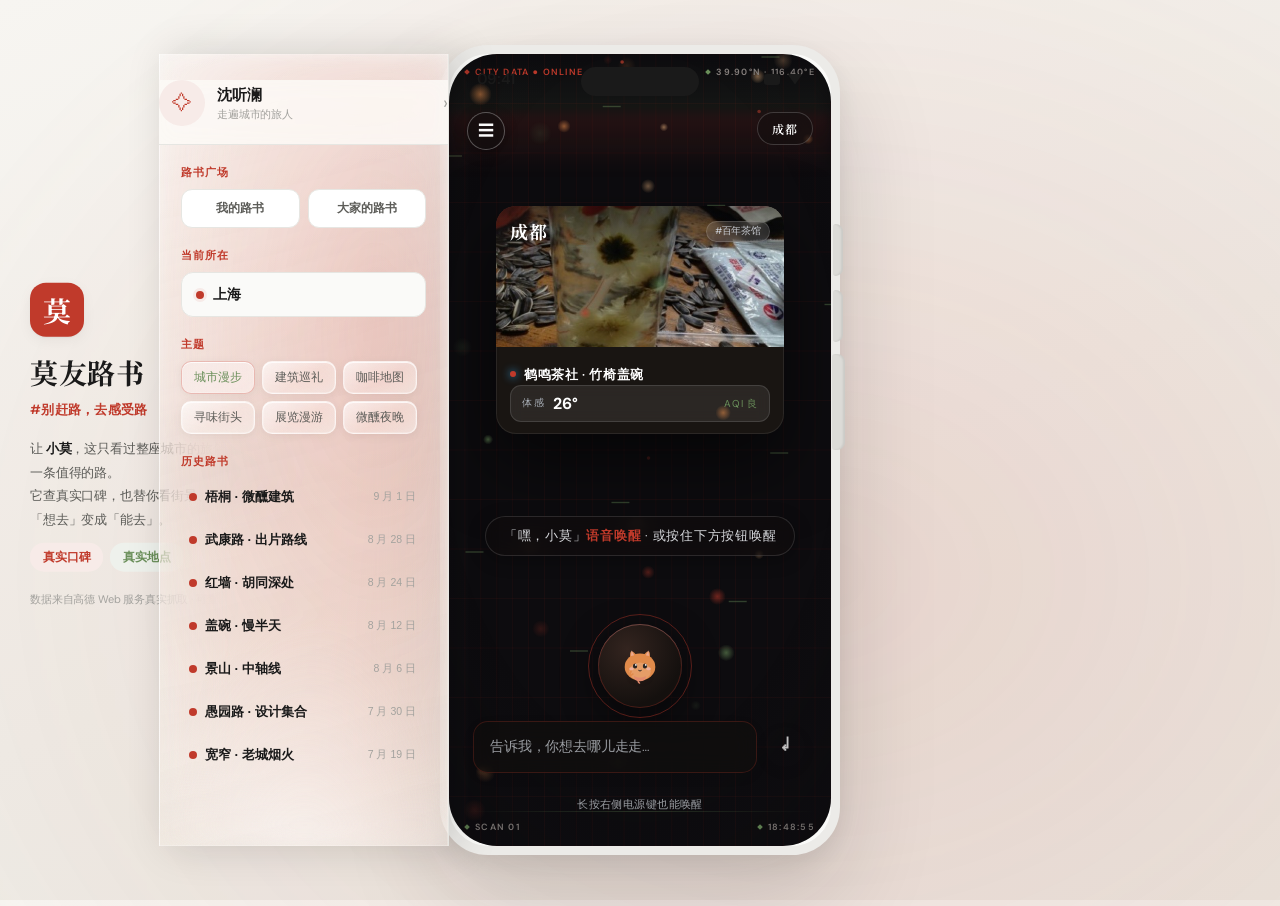
<file: 双源路书-demo/index.html>
<!DOCTYPE html>
<html lang="zh-CN">
<head>
<meta charset="UTF-8">
<meta name="viewport" content="width=device-width, initial-scale=1.0, maximum-scale=1.0, user-scalable=no">
<title>莫友路书 · 嘿 小莫</title>
<link rel="preconnect" href="https://fonts.googleapis.com">
<link rel="preconnect" href="https://fonts.gstatic.com" crossorigin>
<link href="https://fonts.googleapis.com/css2?family=Noto+Serif+SC:wght@500;600;700&family=DM+Sans:wght@300;400;500;600;700&display=swap" rel="stylesheet">
<link rel="stylesheet" href="style.css">
</head>
<body>
  <!-- 液态玻璃折射滤镜（全局共用）：让玻璃背后的内容产生光弯/水纹扭曲 -->
  <svg class="lg-hidden" width="0" height="0" aria-hidden="true" focusable="false">
    <defs>
      <filter id="lg-refract" x="-20%" y="-20%" width="140%" height="140%">
        <feTurbulence type="fractalNoise" baseFrequency="0.004 0.009" numOctaves="2" seed="82"
                      result="noise">
          <animate attributeName="baseFrequency" dur="34s"
                   values="0.004 0.009;0.006 0.012;0.004 0.009" repeatCount="indefinite"/>
        </feTurbulence>
        <feDisplacementMap in="SourceGraphic" in2="noise"
                           scale="22" xChannelSelector="R" yChannelSelector="G"/>
      </filter>
    </defs>
  </svg>
  <aside class="page-meta">
    <div class="brand-mark">莫</div>
    <h1>莫友路书</h1>
    <p class="hashtag">#别赶路，去感受路</p>
    <p>让 <b>小莫</b>，这只看过整座城市的旅伴，替你走出一条值得的路。<br>它查真实口碑，也替你看街景、算时间，把「想去」变成「能去」。</p>
    <div class="badges">
      <span class="badge b1">真实口碑</span>
      <span class="badge b2">真实地点</span>
    </div>
    <p class="foot">数据来自高德 Web 服务真实抓取 · 可查证</p>
  </aside>

  <div class="phone">
    <div class="island"></div>
    <div class="statusbar"><span class="time">09:41</span><span class="notch-icons"><i></i><i></i></span></div>

    <!-- 硬件：侧边物理按键（长按唤醒小莫） -->
    <button class="hw power" id="hwPower" aria-label="电源键 长按唤醒"></button>
    <button class="hw vol-up" id="hwVolUp" aria-label="音量键"></button>
    <button class="hw vol-down" id="hwVolDown" aria-label="音量键"></button>
    <div class="hw-hint" id="hwHint"></div>

    <!-- 侧边栏（用户信息 / 城市 / 主题 / 历史路书） -->
    <div class="drawer" id="drawer">
      <div class="drawer-scrim" onclick="closeDrawer()"></div>
      <div class="drawer-panel">
        <span class="lg-refract" aria-hidden="true"></span>
        <div class="dr-user" onclick="openProfile()" role="button" aria-label="进入用户主页">
          <div class="dr-avatar">✧</div>
          <div>
            <div class="dr-name">沈听澜</div>
            <div class="dr-sub">走遍城市的旅人</div>
          </div>
          <span class="dr-caret">›</span>
        </div>
        <div class="dr-sec">路书广场</div>
        <div class="dr-favs">
          <button class="dr-fav-btn" onclick="openFavs('mine')">我的路书</button>
          <button class="dr-fav-btn" onclick="openFavs('all')">大家的路书</button>
        </div>
        <div class="dr-sec">当前所在</div>
        <div class="dr-loc" id="drLoc"><span class="dlc-dot"></span><span id="drLocName">上海</span></div>
        <div class="dr-sec">主题</div>
        <div class="dr-themes" id="drThemeRow"></div>
        <div class="dr-sec">历史路书</div>
        <div class="dr-hist" id="drHist"></div>
      </div>
    </div>

    <div class="screens" id="screens">

      <!-- 屏1 开场（3D 立方体轮换 + 液态粒子 + 宠物猫 + 圆形输入） -->
      <section class="screen s1 active" id="screen1">
        <!-- 科技感背景：扫描网格 + 数据流 + 城市数据卡轮换 + HUD -->
        <div class="cube-scene" id="cubeScene" aria-hidden="true">
          <canvas class="cube-grid" id="cubeGrid" aria-hidden="true"></canvas>
          <div class="grid-scan"></div>
          <!-- 城市数据卡：层叠，逐个浮起淡入淡出 -->
          <div class="data-stack" id="dataStack">
            <div class="data-card dc1">
              <img src="images/pudao.jpg" alt="">
              <div class="dc-top"><span class="dc-city">上海</span><span class="dc-hash">#别赶路 · 去感受路</span></div>
              <div class="dc-tag">梧桐区 · 海派建筑漫步</div>
              <div class="dc-metric"><span>体感</span><b>21°</b> <em>AQI 优</em></div>
            </div>
            <div class="data-card dc2">
              <img src="images/bj_jingshan.jpg" alt="">
              <div class="dc-top"><span class="dc-city">北京</span><span class="dc-hash">#红墙灰瓦</span></div>
              <div class="dc-tag">老城胡同 · 皇家建筑</div>
              <div class="dc-metric"><span>体感</span><b>18°</b> <em>AQI 良</em></div>
            </div>
            <div class="data-card dc3">
              <img src="images/cd_renmingongyuan.jpg" alt="">
              <div class="dc-top"><span class="dc-city">成都</span><span class="dc-hash">#盖碗茶慢生活</span></div>
              <div class="dc-tag">市井 · 茶馆 · 慢生活</div>
              <div class="dc-metric"><span>体感</span><b>26°</b> <em>AQI 良</em></div>
            </div>
            <div class="data-card dc4">
              <img src="images/wukang.jpg" alt="">
              <div class="dc-top"><span class="dc-city">上海</span><span class="dc-hash">#武康路转角</span></div>
              <div class="dc-tag">历史街区 · 出片机位</div>
              <div class="dc-metric"><span>体感</span><b>22°</b> <em>AQI 优</em></div>
            </div>
            <div class="data-card dc5">
              <img src="images/bauricheng.jpg" alt="">
              <div class="dc-top"><span class="dc-city">上海</span><span class="dc-hash">#城市文脉</span></div>
              <div class="dc-tag">街区更新 · 数字人文</div>
              <div class="dc-metric"><span>体感</span><b>22°</b> <em>AQI 优</em></div>
            </div>
            <div class="data-card dc6">
              <img src="images/cd_heming.jpg" alt="">
              <div class="dc-top"><span class="dc-city">成都</span><span class="dc-hash">#百年茶馆</span></div>
              <div class="dc-tag">鹤鸣茶社 · 竹椅盖碗</div>
              <div class="dc-metric"><span>体感</span><b>26°</b> <em>AQI 良</em></div>
            </div>
          </div>
          <canvas class="cube-particles" id="cubeParticles" aria-hidden="true"></canvas>
          <!-- HUD 角标 -->
          <div class="hud">
            <span class="hud-tl">CITY DATA ● ONLINE</span>
            <span class="hud-tr" id="hudCoord">31.23°N · 121.47°E</span>
            <span class="hud-bl">SCAN 01</span>
            <span class="hud-br" id="hudTime">12:28:07</span>
          </div>
          <div class="cube-fade"></div>
        </div>

        <!-- 城市名片（右上，跟踪当前数据卡） -->
        <div class="city-hero-top">
          <div class="city-hero-cap" id="cityHeroCap">上海</div>
        </div>
        <button class="menu-btn" onclick="openDrawer()" aria-label="菜单">☰</button>

        <!-- 中间交互提示 -->
        <div class="s1-prompt">
          <span class="prompt-txt">「嘿，小莫」<b>语音唤醒</b> · 或按住下方按钮唤醒</span>
        </div>

        <!-- 圆形输入按钮 -->
        <div class="s1-input" id="s1Input">
          <button class="holy-voice" id="holyVoice" onclick="wakeAI()" aria-label="唤醒小莫">
            <svg viewBox="0 0 120 120" id="petSvgBtn" width="54" height="54"></svg>
          </button>
          <div class="s1-row">
            <div class="s1-box" id="homeInput" contenteditable="true" data-ph="告诉我，你想去哪儿走走…"></div>
            <button class="s1-btn send" onclick="homeSend()">↵</button>
          </div>
          <div class="s1-hint">长按右侧电源键也能唤醒</div>
        </div>

        <div class="pet-hero" id="petHero" onclick="openPet()" style="display:none">
          <div class="pet-stage-big">
            <svg viewBox="0 0 120 120" id="petSvgBig" width="150" height="150"></svg>
          </div>
          <div class="pet-caption">小莫 <span class="pet-line" id="petLine">下一站，你说了算</span></div>
        </div>
        <p class="poem-line" id="poemLine" style="display:none">梧桐叶落，才算见过上海的秋。</p>
      </section>

      <!-- 屏2 确认需求 -->
      <section class="screen s2" id="screen2">
        <header class="s-head">
          <button class="back" onclick="go('screen1')">‹</button>
          <div class="step-chip"><span id="s2City">上海</span> · 小莫已懂你</div>
          <button class="hd-share" onclick="wakeAI()">重新跟小莫说 ↗</button>
        </header>

        <div class="confirm-hd">
          <div class="ch-icon">💡</div>
          <div>
            <div class="ch-title">小莫听懂你要的了</div>
            <div class="ch-sub">确认无误就生成；想改，直接告诉小莫</div>
          </div>
        </div>

        <div class="req-card" id="reqCard"></div>

        <div class="pre">已为你识别</div>
        <div class="ident" id="ident"></div>

        <div class="foot">
          <button class="btn" onclick="startGen()" id="genBtn">生成我的路书 →</button>
        </div>
      </section>

      <!-- 屏3 生成（AI 调用 Tools）-->
      <section class="screen s3" id="screen3">
        <header class="s-head"><div class="step-chip bright">AI 大脑调用中…</div></header>
        <div class="gen-title">小莫正在查，别急</div>
        <div class="gen-sub">不是拍脑袋，是调多个工具查过再推荐</div>
        <div class="prog"><i id="prog" style="width:0"></i></div>
        <div class="steps" id="steps"></div>
        <div class="log" id="log"></div>
      </section>

      <!-- 屏4 路书 -->
      <section class="screen s4" id="screen4">
        <header class="s-head">
          <button class="back" onclick="go('screen1')">‹</button>
          <div class="step-chip"><span id="s4City">上海</span> · 路书</div>
          <div class="hd-share" onclick="toast('路书写好了，可分享给同行人')">分享 ↗</div>
        </header>

        <div class="trip-hd">
          <div>
            <div class="t" id="s4Title">上海 · 微醺建筑</div>
            <div class="sub" id="s4Sub">周末 2 天 · 慢慢逛</div>
          </div>
          <div class="dl" onclick="toast('已导出路书，可收藏')">导出</div>
        </div>

        <div class="sum" id="sum"></div>
        <div class="ai-strip" onclick="wakeAI()"><span class="as-ic">↔</span> 想改？直接跟小莫说</div>

        <div class="view-tabs">
          <button class="vtab active" id="vtab-map" onclick="switchView('map')"><span class="v-ic">◫</span>路线</button>
          <button class="vtab" id="vtab-list" onclick="switchView('list')"><span class="v-ic">☰</span>行程</button>
          <button class="vtab" id="vtab-social" onclick="switchView('social')"><span class="v-ic">◎</span>同路人</button>
        </div>

        <div class="view-pane" id="view-map">
          <div class="map-holder big">
            <div id="amap-big"></div>
            <div class="map-toggle" id="baseToggle">
              <button class="on" data-base="sat" onclick="setBase('sat',this)">卫星</button>
              <button data-base="street" onclick="setBase('street',this)">街道</button>
            </div>
            <div class="map-zoom" id="mapZoom">
              <button onclick="mapZoomBtn(1)">＋</button>
              <button onclick="mapZoomBtn(-1)">－</button>
              <button onclick="mapZoomBtn(0)">⟳</button>
            </div>
            <div class="overlay"><b>◫</b> 值得的走法 · 按天分色</div>
          </div>
          <div class="route-strip" id="routeStrip"></div>
        </div>

        <div class="view-pane hidden" id="view-list">
          <div class="toggle">
            <button class="seg active" data-filter="all" onclick="setFilter(this)">综合</button>
            <button class="seg" data-filter="xhs" onclick="setFilter(this)">看口碑</button>
            <button class="seg" data-filter="amap" onclick="setFilter(this)">看地点</button>
          </div>
          <div class="map-holder">
            <div id="amap"></div>
            <div class="overlay"><b>◫</b> 路线速览</div>
          </div>
          <div id="days"></div>
        </div>

        <div class="view-pane hidden" id="view-social">
          <div class="social-intro">
            <span class="si-badge">◎</span>
            <div>
              <div class="si-t">同路人</div>
              <div class="si-s">看看别人怎么走这条线 · 一起聊聊</div>
            </div>
          </div>
          <div class="feed" id="feed"></div>
        </div>
        <div class="safe-bottom"></div>
      </section>

      <!-- 屏5 收尾 -->
      <section class="screen s5" id="screen5">
        <header class="s-head">
          <button class="back" onclick="go('screen4')">‹</button>
          <div class="step-chip">03 / 理念</div>
        </header>
        <div class="pain">为什么是「真源」？</div>
        <div class="sub-p">市面上 AI 旅行产品最大的三个坑，莫友一一解决。</div>
        <div id="pains"></div>
        <div class="c-title">vs 同行</div>
        <div class="compare" id="compare"></div>
        <div class="cta">
          <button class="btn" onclick="toast('数据集含高德真实抓取 · 可查证')">查看数据集 ↗</button>
        </div>
        <div class="safe-bottom"></div>
      </section>

      <!-- 路书广场（自己的 + 大家的分享，可点赞/评论/收藏/分享） -->
      <section class="screen s-favs" id="screen-favs">
        <header class="s-head">
          <button class="back" onclick="go('screen1')">‹</button>
          <div class="step-chip" id="favsTitle">大家的路书</div>
          <button class="hd-share" onclick="toast('已抓到最新路书')">刷新</button>
        </header>
        <div class="favs-tabs">
          <button class="f-tab on" id="favtab-all" onclick="switchFavs('all')">大家的路书</button>
          <button class="f-tab" id="favtab-mine" onclick="switchFavs('mine')">我的路书</button>
        </div>
        <div class="favs-list" id="favsList"></div>
        <div class="safe-bottom"></div>
      </section>

      <!-- 用户主页 -->
      <section class="screen s-profile" id="screen-profile">
        <header class="s-head">
          <button class="back" onclick="go('screen1')">‹</button>
          <div class="step-chip">我的主页</div>
          <button class="hd-share" onclick="toast('编辑资料')">编辑</button>
        </header>
        <div class="profile-hd" id="profileHd"></div>
        <div class="profile-stats" id="profileStats"></div>
        <div class="profile-sec">足迹地图</div>
        <div class="profile-footmap" id="profileFootmap"></div>
        <div class="profile-sec">收藏的路书</div>
        <div class="profile-grid" id="profileFavs"></div>
        <div class="profile-sec">自己的路书</div>
        <div class="profile-grid" id="profileMine"></div>
        <div class="safe-bottom"></div>
      </section>

      <!-- 路书详情 -->
      <section class="screen s-book" id="screen-book">
        <header class="s-head">
          <button class="back" onclick="go('screen-favs')">‹</button>
          <div class="step-chip">路书详情</div>
          <button class="hd-share" onclick="bookShare()">分享 ↗</button>
        </header>
        <div class="book-body" id="bookBody"></div>
        <div class="book-acts" id="bookActs"></div>
        <div class="safe-bottom"></div>
      </section>

      <!-- 评论页（从下方弹出的小窗，与聊天界面同款液态玻璃） -->
      <section class="screen s-cmt" id="screen-cmt" style="display:none"></section>

    </div>

    <!-- 评论小窗（与聊天界面同款，底部弹出） -->
    <div class="cmt-overlay hidden" id="cmtOverlay">
      <div class="cmt-sheet">
        <span class="lg-refract" aria-hidden="true"></span>
        <div class="cmt-hd">
          <div class="ci-title">评论</div>
          <button class="ai-close" onclick="closeCmt()">✕</button>
        </div>
        <div class="cmt-list" id="cmtList"></div>
        <div class="cmt-inputbar">
          <div class="cmt-inputbox" contenteditable="true" id="cmtInput" data-ph="说说你的看法…"></div>
          <button class="cmt-send" onclick="sendCmt()"><span>发送</span></button>
        </div>
      </div>
    </div>

    <!-- 用户主页弹出层（从同路人/评论点开用户） -->
    <div class="cmt-overlay hidden" id="userOverlay">
      <div class="cmt-sheet">
        <span class="lg-refract" aria-hidden="true"></span>
        <div class="cmt-hd">
          <div class="ci-title" id="userTitle">个人主页</div>
          <button class="ai-close" onclick="closeUser()">✕</button>
        </div>
        <div class="user-body" id="userBody"></div>
      </div>
    </div>

    <!-- 景点详情弹出层（可点开每个景点/标签） -->
    <div class="spot-overlay hidden" id="spotOverlay" onclick="closeSpot(event)">
      <div class="spot-sheet">
        <button class="spot-close" onclick="closeSpot()">✕</button>
        <div id="spotBody"></div>
      </div>
    </div>

    <div class="toast" id="toast"></div>
  </div>

  <!-- ===== AI 对话浮层（大脑） ===== -->
  <div class="ai-overlay hidden" id="aiOverlay">
    <div class="ai-sheet">
      <span class="lg-refract" aria-hidden="true"></span>
      <div class="ai-hd">
        <div class="ai-avatar" id="aiAvatar">✧</div>
        <div class="ai-name">
          <div class="ai-nm">小莫 · AI 大脑</div>
          <div class="ai-st" id="aiState">正在听你说…</div>
        </div>
        <button class="ai-close" onclick="closeAI()">✕</button>
      </div>
      <div class="ai-reqbar" id="aiReqBar"></div>
      <div class="ai-chat" id="aiChat"></div>
      <div class="ai-typing" id="aiTyping">
        <div class="typing-input">
          <input id="aiInput" placeholder="直接说一句…" onkeydown="if(event.key==='Enter')sendAI()">
          <button onclick="sendAI()">↵</button>
        </div>
      </div>
    </div>
  </div>

  <!-- ===== 宠物自定义 ===== -->
  <div class="pet-overlay hidden" id="petOverlay">
    <div class="pet-sheet">
      <div class="ai-hd">
        <div class="ai-avatar" id="petPreview">✧</div>
        <div class="ai-name">
          <div class="ai-nm">我的小莫</div>
          <div class="ai-st">捏一个陪你旅行的小家伙</div>
        </div>
        <button class="ai-close" onclick="closePet()">✕</button>
      </div>
      <div class="pet-stage">
        <svg viewBox="0 0 120 120" width="150" height="150" id="petSvg"></svg>
      </div>
      <div class="pet-cfg">
        <div class="pc-row"><span class="pc-l">身形</span><span class="pc-opts" id="petTypeRow"></span></div>
        <div class="pc-row"><span class="pc-l">颜色</span><span class="pc-opts" id="petColorRow"></span></div>
        <div class="pc-row"><span class="pc-l">配饰</span><span class="pc-opts" id="petAccentRow"></span></div>
      </div>
      <button class="btn" onclick="closePet()">收下小莫</button>
    </div>
  </div>

  <script src="data.js"></script>
  <script src="app.js"></script>
</body>
</html>
</file>
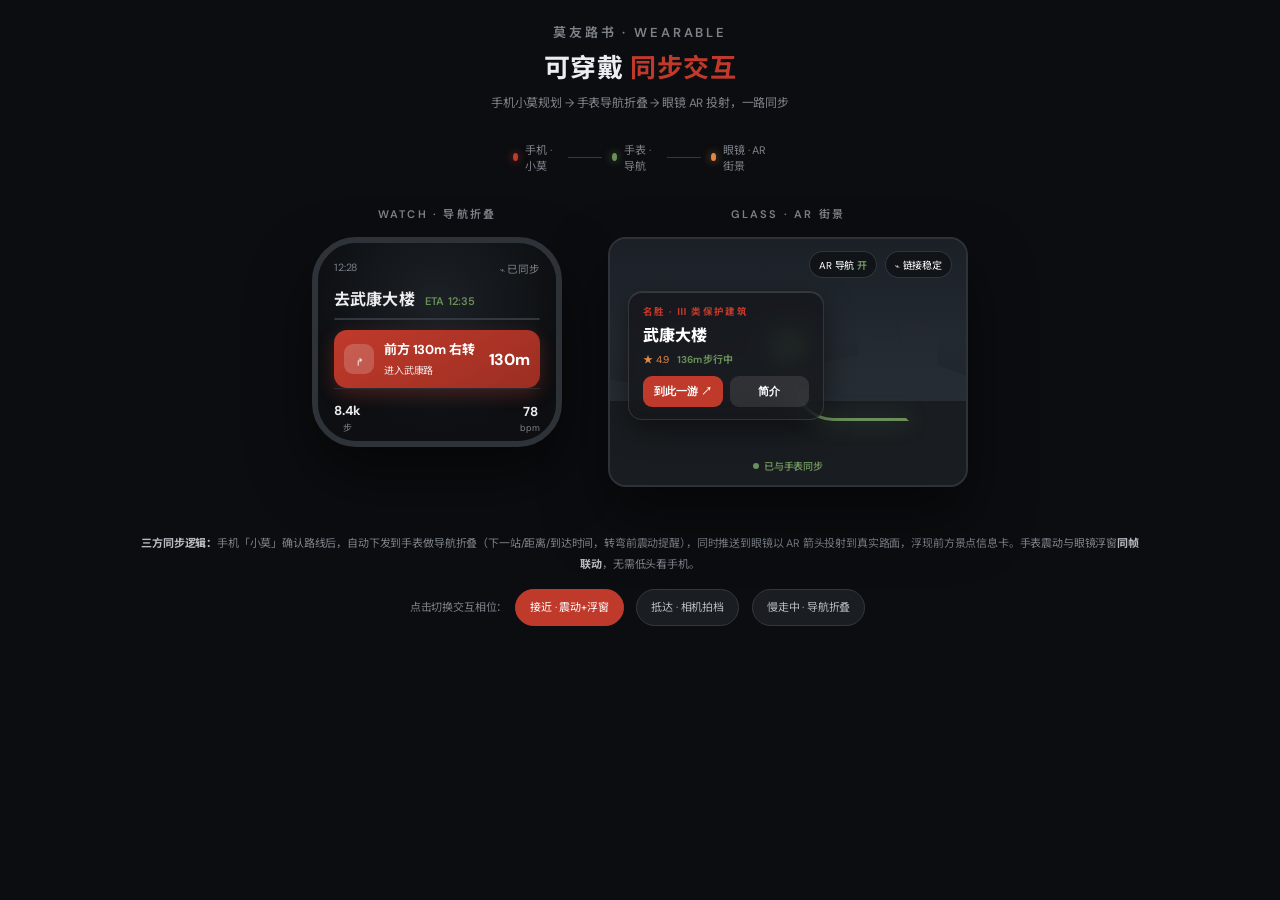
<file: 双源路书-demo/wearables.html>
<!DOCTYPE html>
<html lang="zh-CN">
<head>
<meta charset="UTF-8">
<meta name="viewport" content="width=device-width, initial-scale=1.0, maximum-scale=1.0, user-scalable=no">
<title>莫友路书 · 可穿戴同步交互</title>
<link rel="preconnect" href="https://fonts.googleapis.com">
<link rel="preconnect" href="https://fonts.gstatic.com" crossorigin>
<link href="https://fonts.googleapis.com/css2?family=DM+Sans:wght@300;400;500;600;700&family=Noto+Sans+SC:wght@400;500;700;900&display=swap" rel="stylesheet">
<style>
:root{
  --bg:#0c0d10; --bg2:#14161a; --panel:#1a1d22; --panel2:#22262c;
  --ink:#ecedef; --ink-soft:#b8bcc2; --ink-faint:#7d828a;
  --brand:#c03a2b; --brand-deep:#9b2e22; --brand-soft:#2a1815;
  --accent:#6a8f5a; --accent-soft:#18231a; --warn:#e08a4a;
  --line:#2a2e34; --line2:#33383f;
  --serif:'Noto Serif SC',serif; --sans:'DM Sans','Noto Sans SC',sans-serif;
}
*{margin:0;padding:0;box-sizing:border-box;-webkit-tap-highlight-color:transparent}
html,body{height:100%}
body{
  font-family:var(--sans);color:var(--ink);background:var(--bg);
  min-height:100vh;display:flex;flex-direction:column;align-items:center;
  overflow-x:hidden;letter-spacing:-.01em;
}
/* 顶部品牌条 */
.hd{width:100%;padding:22px 0 8px;text-align:center;position:relative;z-index:5}
.hd .brand{font-size:13px;letter-spacing:.22em;color:var(--ink-faint);font-weight:600}
.hd h1{font-size:26px;font-weight:700;margin-top:6px;letter-spacing:.02em}
.hd h1 b{color:var(--brand);font-weight:700}
.hd .sub{font-size:12px;color:var(--ink-faint);margin-top:8px}
/* 同步链条 */
.sync-line{display:flex;align-items:center;gap:10px;margin:22px auto 6px;font-size:11px;color:var(--ink-faint);z-index:5}
.sync-line .n{display:flex;align-items:center;gap:7px}
.sync-line .n .dot{width:8px;height:8px;border-radius:50%;background:var(--brand);box-shadow:0 0 8px rgba(192,58,43,.7)}
.sync-line .n.watch .dot{background:var(--accent);box-shadow:0 0 8px rgba(106,143,90,.7)}
.sync-line .n.glass .dot{background:var(--warn);box-shadow:0 0 8px rgba(224,138,74,.7)}
.sync-line .line{flex:0 0 34px;height:1px;background:var(--line2)}
.sync-line .step-ic{opacity:.8}
/* 主舞台 */
.stage{display:flex;align-items:flex-start;justify-content:center;gap:46px;width:100%;max-width:1040px;padding:26px 20px 40px}
/* ===== 手表 ===== */
.watch-col{display:flex;flex-direction:column;align-items:center;gap:16px}
.watch-label{font-size:11px;letter-spacing:.2em;color:var(--ink-faint);font-weight:600}
.watch-body{
  width:250px;height:210px;background:#0a0b0d;border-radius:44px;
  border:6px solid #2e3339;box-shadow:0 30px 60px rgba(0,0,0,.5), inset 0 0 0 1px #1c2126;
  position:relative;overflow:hidden;
}
.watch-screen{
  position:absolute;inset:0;background:radial-gradient(circle at 50% 30%,#1c2126,#0d0f12 70%);
  display:flex;flex-direction:column;padding:18px 16px 14px;
}
.watch-time{display:flex;justify-content:space-between;font-size:10.5px;color:var(--ink-faint)}
.watch-title{font-size:16px;font-weight:700;margin-top:10px;letter-spacing:.01em}
.watch-title .et{color:var(--accent);font-size:11px;font-weight:600;margin-left:6px}
/* 路线折叠图 */
.watch-route{position:relative;flex:1;margin-top:8px;background:var(--panel);border-radius:12px;border:1px solid var(--line2);overflow:hidden}
.watch-route svg{position:absolute;inset:0;width:100%;height:100%}
.watch-route .tr{position:absolute;left:10px;top:8px;z-index:2}
.watch-route .tr p{font-size:12px;font-weight:700;color:var(--ink)}
.watch-route .tr s{display:block;font-size:10px;color:var(--ink-soft)}
.watch-route .dt{position:absolute;right:10px;top:8px;text-align:right;z-index:2}
.watch-route .dt b{font-size:12.5px;color:var(--accent)}
.watch-route .dt span{display:block;font-size:9.5px;color:var(--ink-faint)}
/* 导航折叠卡（下一站） */
.watch-next{
  display:flex;align-items:center;gap:10px;margin-top:10px;padding:9px 10px;
  background:linear-gradient(150deg,var(--brand),var(--brand-deep));border-radius:13px;color:#fff;
  box-shadow:0 6px 18px rgba(192,58,43,.32);
}
.watch-next .ic{width:30px;height:30px;border-radius:9px;background:rgba(255,255,255,.18);display:flex;align-items:center;justify-content:center;font-size:14px}
.watch-next .t{flex:1}
.watch-next .t b{font-size:13px;display:block}
.watch-next .t span{font-size:10px;opacity:.86}
.watch-next .arr{font-size:16px;font-weight:800}
/* 底部步数/心率 */
.watch-foot{display:flex;justify-content:space-between;align-items:center;margin-top:auto;padding-top:8px;border-top:1px solid var(--line)}
.watch-foot .mf{display:flex;flex-direction:column;align-items:center;gap:2px}
.watch-foot .mf i{font-style:normal;font-size:13px;color:var(--ink);font-weight:700}
.watch-foot .mf span{font-size:9px;color:var(--ink-faint)}
/* 震动提醒动画 */
.watch-pulse{width:42px;height:42px;border-radius:50%;border:2px solid var(--brand);display:flex;align-items:center;justify-content:center;font-size:17px;opacity:0;position:relative}
@keyframes haptic{0%{opacity:0;transform:scale(.7)}20%{opacity:1;transform:scale(1.12)}40%{transform:scale(1)}55%{opacity:1}75%{opacity:.4}100%{opacity:0;transform:scale(1.1)}}
.watch-pulse.on{animation:haptic 1.6s ease infinite}
.watch-pulse .ring{position:absolute;inset:-2px;border-radius:50%;border:2px solid var(--brand);animation:ring 1.6s ease-out infinite}
@keyframes ring{0%{transform:scale(.9);opacity:.8}100%{transform:scale(1.6);opacity:0}}
/* ===== 眼镜 ===== */
.glass-col{display:flex;flex-direction:column;align-items:center;gap:16px}
.glass-label{font-size:11px;letter-spacing:.2em;color:var(--ink-faint);font-weight:600}
.glass-body{
  width:360px;background:linear-gradient(160deg,#0d0f12,#161a1e);border-radius:18px;
  border:2px solid #2e3339;box-shadow:0 30px 60px rgba(0,0,0,.5);
  position:relative;overflow:hidden;height:250px;
}
/* AR 镜片视区 */
.glass-view{position:absolute;inset:0;overflow:hidden}
.glass-view .sky{position:absolute;inset:0;background:linear-gradient(180deg,#1a2026 0%,#232930 40%,#1c2026 100%)}
.glass-view .bld{position:absolute;bottom:0;left:0;right:0;height:74%;background:
  linear-gradient(180deg,#22282e 0%,#2a3138 100%);clip-path:polygon(0 100%,0 42%,10% 46%,10% 30%,18% 26%,18% 16%,28% 20%,28% 12%,40% 16%,40% 30%,48% 28%,48% 40%,58% 46%,58% 34%,70% 28%,70% 18%,82% 22%,82% 10%,92% 14%,92% 34%,100% 40%,100% 100%);}
.glass-view .street{position:absolute;bottom:0;left:0;right:0;height:34%;background:#191d21}
/* 路点头向箭头 */
.ar-row{position:absolute;left:0;right:0;top:40%;height:20px;display:flex;align-items:center;justify-content:center}
.ar-row .ar-ic{font-size:30px;color:var(--accent);text-shadow:0 0 16px rgba(106,143,90,.8)}
/* 地面路线折线 */
.path3d{position:absolute;bottom:26%;left:0;right:0;height:46px}
.path3d .ln{position:absolute;height:38px;border:3px solid var(--accent);border-top-color:transparent;border-right-color:transparent;border-radius:0 0 0 40px;transform:rotate(0deg);filter:drop-shadow(0 0 10px rgba(106,143,90,.55))}
/* 景点浮窗 */
.poi-card{
  position:absolute;left:18px;top:52px;width:196px;z-index:4;
  background:rgba(20,22,26,.72);border:1px solid rgba(255,255,255,.12);border-radius:14px;
  -webkit-backdrop-filter:blur(14px);backdrop-filter:blur(14px);
  box-shadow:0 10px 30px rgba(0,0,0,.45), inset 0 1px 0 rgba(255,255,255,.14);
  padding:12px 14px;
}
.poi-card .tag{font-size:9.5px;letter-spacing:.14em;color:var(--brand);font-weight:700;margin-bottom:4px}
.poi-card h3{font-size:16px;font-weight:800;color:#fff}
.poi-card .meta{display:flex;align-items:center;gap:8px;margin-top:5px;font-size:10px;color:var(--ink-soft)}
.poi-card .meta .star{color:var(--warn)}
.poi-card .meta .b{color:var(--accent);font-weight:700}
.poi-card .acts{display:flex;gap:7px;margin-top:10px}
.poi-card .acts button{flex:1;border:0;border-radius:9px;padding:8px;font-size:11px;font-weight:600;cursor:pointer}
.poi-card .acts .go{background:var(--brand);color:#fff}
.poi-card .acts .info{background:rgba(255,255,255,.1);color:#fff}
/* 眼镜浮层 HUD */
.hud-top{position:absolute;top:12px;right:14px;display:flex;gap:8px;align-items:center;z-index:5}
.hud-top .ch{font-size:10px;color:#fff;background:rgba(0,0,0,.4);-webkit-backdrop-filter:blur(6px);backdrop-filter:blur(6px);padding:5px 9px;border-radius:999px;border:1px solid rgba(255,255,255,.14)}
.hud-top .ch b{color:var(--accent)}
/* 三方同步提示 */
.sync-note{
  position:absolute;bottom:12px;left:0;right:0;text-align:center;font-size:10px;color:var(--ink-faint);z-index:5;
}
.sync-note .syncok{display:inline-flex;align-items:center;gap:5px;color:var(--accent);font-weight:600}
.sync-note .syncok .p{width:6px;height:6px;border-radius:50%;background:var(--accent);animation:blink 1.4s infinite}
@keyframes blink{50%{opacity:.3}}
/* 底部说明 */
.foot{width:100%;max-width:1040px;padding:6px 20px 40px;text-align:center;font-size:11px;color:var(--ink-faint);line-height:1.9}
.foot b{color:var(--ink-soft)}
.foot .mode{display:inline-block;margin:14px 5px 0;padding:7px 14px;border-radius:999px;background:var(--panel);border:1px solid var(--line2);font-size:11px;color:var(--ink-soft);cursor:pointer;transition:.18s}
.foot .mode.on{background:var(--brand);color:#fff;border-color:var(--brand)}
@media(max-width:760px){.stage{flex-direction:column;align-items:center;gap:40px}.glass-body{width:100%;max-width:360px}}
</style>
</head>
<body>
<div class="hd">
  <div class="brand">莫友路书 · WEARABLE</div>
  <h1>可穿戴 <b>同步交互</b></h1>
  <div class="sub">手机小莫规划 → 手表导航折叠 → 眼镜 AR 投射，一路同步</div>
</div>

<div class="sync-line">
  <div class="n phone"><span class="dot"></span>手机 · 小莫</div>
  <span class="line"></span>
  <div class="n watch"><span class="dot"></span>手表 · 导航</div>
  <span class="line"></span>
  <div class="n glass"><span class="dot"></span>眼镜 · AR 街景</div>
</div>

<div class="stage">
  <!-- 手表 -->
  <div class="watch-col">
    <div class="watch-label">WATCH · 导航折叠</div>
    <div class="watch-body">
      <div class="watch-screen">
        <div class="watch-time"><span>12:28</span><span>⌁ 已同步</span></div>
        <div class="watch-title">去武康大楼 <span class="et">ETA 12:35</span></div>
        <div class="watch-route">
          <div class="tr"><p>武康大楼 · 下一站</p><s>慢走 6 分钟 · 400m</s></div>
          <div class="dt"><b>12:35</b><span>到达</span></div>
          <svg viewBox="0 0 200 120" preserveAspectRatio="none">
            <path d="M14 108 Q70 110 96 70 T170 34" fill="none" stroke="#3a3f46" stroke-width="3" stroke-dasharray="5 5"/>
            <path d="M14 108 Q70 110 96 70 T170 34" fill="none" stroke="#6a8f5a" stroke-width="3.4" stroke-linecap="round"/>
            <circle cx="14" cy="108" r="4" fill="#c03a2b"/>
            <circle cx="170" cy="34" r="5" fill="#6a8f5a"/>
          </svg>
        </div>
        <div class="watch-next">
          <div class="ic">↱</div>
          <div class="t"><b>前方 130m 右转</b><span>进入武康路</span></div>
          <div class="arr">130m</div>
        </div>
        <div class="watch-foot">
          <div class="mf"><i>8.4k</i><span>步</span></div>
          <div class="watch-pulse" id="watchPulse"><span>⌁</span><span class="ring"></span></div>
          <div class="mf"><i>78</i><span>bpm</span></div>
        </div>
      </div>
    </div>
  </div>

  <!-- 眼镜 -->
  <div class="glass-col">
    <div class="glass-label">GLASS · AR 街景</div>
    <div class="glass-body">
      <div class="glass-view">
        <div class="sky"></div>
        <div class="bld"></div>
        <div class="street"></div>
        <div class="ar-row"><span class="ar-ic">➜</span></div>
        <div class="path3d"><div class="ln" style="left:52%;bottom:0;width:32%"></div></div>
      </div>
      <div class="poi-card">
        <div class="tag">名胜 · Ⅲ 类保护建筑</div>
        <h3>武康大楼</h3>
        <div class="meta"><span class="star">★ 4.9</span><span class="b">136m 步行中</span></div>
        <div class="acts"><button class="go">到此一游 ↗</button><button class="info">简介</button></div>
      </div>
      <div class="hud-top"><span class="ch">AR 导航 <b>开</b></span><span class="ch">⌁ 链接稳定</span></div>
      <div class="sync-note"><span class="syncok"><span class="p"></span>已与手表同步</span></div>
    </div>
  </div>
</div>

<div class="foot">
  <b>三方同步逻辑：</b>手机「小莫」确认路线后，自动下发到手表做导航折叠（下一站/距离/到达时间，转弯前震动提醒），同时推送到眼镜以 AR 箭头投射到真实路面，浮现前方景点信息卡。手表震动与眼镜浮窗<b>同帧联动</b>，无需低头看手机。
  <br>
  点击切换交互相位：
  <span class="mode on" data-mode="approach">接近 · 震动+浮窗</span>
  <span class="mode" data-mode="arrive">抵达 · 相机拍档</span>
  <span class="mode" data-mode="walking">慢走中 · 导航折叠</span>
</div>

<script>
// 交互相位切换：同步更新手表震动 + 眼镜浮窗 + 路线进度
const pulse = document.getElementById('watchPulse');
const modes = document.querySelectorAll('.mode');
const poiTitle = document.querySelector('.poi-card h3');
const poiTag = document.querySelector('.poi-card .tag');
const watchNext = document.querySelector('.watch-next .t');
const watchDist = document.querySelector('.watch-next .arr');
const routePath = document.querySelector('.watch-route svg path:not([stroke-dasharray])');
const arIcon = document.querySelector('.ar-ic');

const PHASES = {
  approach: {
    title:'武康大楼', tag:'名胜 · Ⅲ 类保护建筑',
    next:'前方 130m 右转 · 进入武康路', dist:'130m',
    ar:'➜', pulse:'on'
  },
  arrive: {
    title:'武康大楼', tag:'已抵达 · 需抬头拍张照',
    next:'到达 · 建议驻足拍摄', dist:'到此',
    ar:'📷', pulse:''
  },
  walking: {
    title:'武康大楼', tag:'行经 · 距终点 780m',
    next:'沿淮海中路直行', dist:'46m',
    ar:'⤴', pulse:''
  }
};

modes.forEach(m=>{
  m.addEventListener('click',()=>{
    modes.forEach(x=>x.classList.remove('on'));
    m.classList.add('on');
    const p = PHASES[m.dataset.mode];
    poiTitle.textContent = p.title;
    poiTag.textContent = p.tag;
    watchNext.querySelector('b').textContent = p.next;
    watchDist.textContent = p.dist;
    arIcon.textContent = p.ar;
    pulse.classList.toggle('on', p.pulse==='on');
  });
});
</script>
</body>
</html>
</file>
<file: 双源路书-demo/style.css>
/* ============================================================
   莫友路书 — 「美术馆 · 画廊极简」品牌视觉系统
   近白底 / 墨黑正文 / 单一克制朱砂红强调 / 发丝分隔线 / 衬线大标题
   ============================================================ */
:root{
  --paper:#fafaf8;          /* 近白美术馆底 */
  --card:#ffffff;           /* 纯白卡片 */
  --ink:#1a1a1a;            /* 墨黑正文 */
  --ink-soft:#5c5c58;       /* 次级墨灰 */
  --ink-faint:#a3a29e;      /* 弱墨灰 */
  --brand:#c03a2b;          /* 朱砂红（唯一强调，美术馆标签色） */
  --brand-deep:#9b2e22;     /* 朱砂深 */
  --brand-soft:#f7ebe8;     /* 朱砂浅 */
  --accent:#6a8f5a;         /* 苔绿（辅助/成功，低饱和） */
  --accent-soft:#eef1ec;    /* 苔绿浅 */
  --warn:#b1472f;           /* 警示 */
  --warn-soft:#f6ece7;
  --line:#e6e6e2;           /* 发丝分隔线 */
  --r:16px;
  --r-lg:24px;
  --r-sm:10px;
  /* 极简美术馆阴影（贴近无、只留轻微层次） */
  --sh:0 1px 2px rgba(20,20,18,.05), 0 4px 14px rgba(20,20,18,.05);
  --sh-hover:0 6px 24px rgba(20,20,18,.09);
  --serif:'Noto Serif SC',"Songti SC","STSong",serif;
  --sans:'DM Sans',-apple-system,"PingFang SC",sans-serif;
}
*{margin:0;padding:0;box-sizing:border-box;-webkit-tap-highlight-color:transparent}
html,body{height:100%}
body{
  font-family:var(--sans);color:var(--ink);
  background:var(--paper);
  display:flex;align-items:center;justify-content:center;min-height:100vh;
  font-weight:400;letter-spacing:-.01em;
}
/* 桌面左侧说明 */
.page-meta{position:absolute;left:max(30px,calc(50vw - 620px));top:50%;transform:translateY(-50%);max-width:260px;display:none}
@media(min-width:1240px){.page-meta{display:block}}
.page-meta .brand-mark{width:54px;height:54px;border-radius:16px;background:var(--brand);color:#fff;display:flex;align-items:center;justify-content:center;font-family:var(--serif);font-size:28px;font-weight:700;margin-bottom:18px;box-shadow:var(--sh)}
.page-meta h1{font-family:var(--serif);font-size:28px;font-weight:700;letter-spacing:.02em;line-height:1.25}
.page-meta .hashtag{color:var(--brand);font-size:13px;font-weight:600;margin:8px 0 16px;letter-spacing:.02em}
.page-meta p{font-size:13px;color:var(--ink-soft);line-height:1.8;margin-bottom:8px}
.page-meta p b{color:var(--ink)}
.page-meta .badges{display:flex;flex-wrap:wrap;gap:7px;margin-top:12px}
.page-meta .badge{font-size:12px;padding:6px 13px;border-radius:14px;font-weight:600}
.page-meta .badge.b1{background:var(--brand-soft);color:var(--brand)}
.page-meta .badge.b2{background:var(--accent-soft);color:var(--accent)}
.page-meta .foot{font-size:11px;color:var(--ink-faint);margin-top:18px}

/* ------------- 手机框（美术馆银白） ------------- */
.phone{
  width:400px;height:810px;background:var(--paper);border-radius:48px;
  box-shadow:0 40px 100px rgba(20,20,18,.16),0 8px 28px rgba(20,20,18,.08);
  border:9px solid #ecebe8;position:relative;
}
.statusbar{height:50px;display:flex;align-items:center;justify-content:space-between;padding:0 28px;position:absolute;top:0;left:0;right:0;z-index:70;pointer-events:none}
.statusbar .time{font-size:15px;font-weight:600;color:var(--ink)}
.statusbar .notch-icons{display:flex;gap:7px;align-items:center}
.statusbar .notch-icons i{display:block;width:16px;height:11px;border-radius:3px;background:var(--ink)}
.statusbar .notch-icons i:last-child{clip-path:polygon(50% 100%,0 0,100% 0)}
.island{position:absolute;top:13px;left:50%;transform:translateX(-50%);width:118px;height:29px;background:#1a1a1a;border-radius:19px;z-index:71}

/* 手机侧边物理按键（长按电源键唤醒小莫） */
.hw{position:absolute;right:-14px;background:#dcdbd7;border:0;cursor:pointer;z-index:30;border-radius:3px 8px 8px 3px;box-shadow:inset -2px 0 2px rgba(0,0,0,.08)}
.hw:active{background:#c9c8c4}
.hw.power{top:300px;height:96px;width:13px}
.hw.vol-up{top:170px;height:52px;width:10px;right:-12px}
.hw.vol-down{top:236px;height:52px;width:10px;right:-12px}
.hw.power.lit{background:var(--brand)}
.hw-hint{position:absolute;right:-14px;top:300px;width:14px;height:96px;z-index:31;display:none}
.hw-info{display:flex;align-items:flex-start;gap:8px;margin:14px 2px 0;padding:11px 12px;background:var(--card);border-radius:13px;font-size:12px;color:var(--ink-soft);line-height:1.5;box-shadow:var(--sh)}
.hw-info .hi-ic{color:var(--brand);font-size:14px;line-height:1.4}

/* ------------- 屏幕容器 ------------- */
.screens{position:absolute;inset:0;border-radius:inherit;overflow:hidden}
.screen{position:absolute;inset:0;padding:50px 0 0;overflow-y:auto;display:none;flex-direction:column;background:var(--paper)}
.screen.active{display:flex}
.screen::-webkit-scrollbar{width:0}
.safe-bottom{height:26px}
.s-head{position:sticky;top:0;z-index:40;display:flex;align-items:center;gap:10px;padding:8px 18px 2px;flex-shrink:0;
  background:linear-gradient(180deg, var(--paper) 0%, var(--paper) 60%, rgba(250,250,248,0) 100%);-webkit-backdrop-filter:blur(10px);backdrop-filter:blur(10px)}
.s-head .back{width:34px;height:34px;border-radius:50%;border:0;background:var(--card);box-shadow:var(--sh);font-size:20px;color:var(--ink);cursor:pointer;display:flex;align-items:center;justify-content:center;font-weight:500}
.step-chip{font-size:12px;font-weight:600;color:var(--ink-soft);background:var(--card);border-radius:12px;padding:7px 12px;box-shadow:var(--sh)}
.step-chip.bright{color:var(--brand);background:var(--brand-soft)}
.hd-share{margin-left:auto;font-size:13px;font-weight:600;color:var(--brand);cursor:pointer;background:var(--brand-soft);padding:8px 13px;border-radius:12px}
/* 通用 */
.btn{background:var(--brand);color:#fff;border:0;border-radius:16px;padding:16px;font-size:15px;font-weight:600;cursor:pointer;transition:.15s;letter-spacing:.02em;box-shadow:0 4px 12px rgba(192,58,43,.22)}
.btn:active{transform:scale(.98)}
.btn:disabled{opacity:.4}
.pre{font-size:12px;font-weight:600;color:var(--brand);margin:14px 18px 8px;display:flex;align-items:center;gap:7px}
.pre::before{content:'';width:7px;height:7px;border-radius:50%;background:var(--brand);opacity:.8}

/* ------------- 屏1 开场 ------------- */
.s1{padding:0}
.s1 .hero{position:relative;height:300px;overflow:hidden;background:#d8cdbd}
.s1 .hero-bg{width:100%;height:100%;object-fit:cover;display:block;transition:opacity .5s}
.s1 .hero-scrim{position:absolute;inset:0;background:linear-gradient(180deg,rgba(60,35,15,.30),rgba(60,35,15,.06) 45%,rgba(60,35,15,.48));}
.s1 .hero-top{position:absolute;top:52px;left:0;right:0;padding:0 22px;display:flex;align-items:center;justify-content:space-between;z-index:3;color:#fff}
.s1 .brand{display:flex;align-items:center;gap:8px;font-family:var(--serif);font-size:16px;font-weight:700;letter-spacing:.05em}
.s1 .brand-dot{width:9px;height:9px;border-radius:50%;background:var(--brand);box-shadow:0 0 0 3px rgba(255,255,255,.22)}
.s1 .hero-tag{font-size:11px;font-weight:600;background:rgba(60,35,15,.32);backdrop-filter:blur(8px);border:1px solid rgba(255,255,255,.28);padding:6px 12px;border-radius:14px}
.s1 .hero-txt{position:absolute;left:22px;bottom:22px;z-index:3;color:#fff}
.s1 .hero-txt h2{font-family:var(--serif);font-size:25px;font-weight:700;line-height:1.25;letter-spacing:.02em;text-shadow:0 2px 14px rgba(0,0,0,.28)}
.s1 .hero-txt p{margin-top:9px;font-size:13px;line-height:1.6;opacity:.95}
.s1 .s1-body{padding:8px 16px 24px;display:flex;flex-direction:column}
.s1 .city-row{display:flex;gap:10px;padding:0 4px}
.s1 .city-chip{flex:1;background:var(--card);border:1px solid transparent;border-radius:16px;padding:12px 6px;text-align:center;cursor:pointer;transition:.18s;box-shadow:var(--sh)}
.s1 .city-chip .cn{font-family:var(--serif);font-size:16px;font-weight:700;display:block}
.s1 .city-chip .cw{font-size:10px;color:var(--ink-faint);display:block;margin-top:3px}
.s1 .city-chip.on{border-color:var(--brand);background:#fff;transform:translateY(-2px);box-shadow:var(--sh-hover)}
.s1 .city-chip.on .cw{color:var(--brand)}
.s1 .city-chip .c-dot{width:6px;height:6px;border-radius:50%;margin:6px auto 0;background:#d8cdbd}
.s1 .city-chip.on .c-dot{background:var(--brand)}
.s1 .theme-row{display:flex;flex-wrap:wrap;gap:8px;padding:0 4px}
.s1 .theme-chip{display:flex;align-items:center;gap:6px;background:var(--card);border:1px solid transparent;border-radius:14px;padding:9px 12px;font-size:13px;cursor:pointer;transition:.15s;box-shadow:var(--sh);color:var(--ink)}
.s1 .theme-chip .ic{color:var(--brand)}
.s1 .theme-chip.on{border-color:var(--accent);background:var(--accent-soft);color:var(--accent)}
.s1 .theme-chip.on .ic{color:var(--accent)}
.s1 .btn{margin-top:18px}

/* ------------- 屏2 输入 ------------- */
.s2 h3{font-family:var(--serif);font-size:22px;font-weight:700;padding:10px 18px 0}
.s2 .hint{font-size:13px;color:var(--ink-soft);padding:6px 18px 14px;line-height:1.6}
.s2 .confirm-hd{display:flex;align-items:center;gap:12px;padding:12px 18px 4px}
.s2 .confirm-hd .ch-icon{width:42px;height:42px;border-radius:14px;background:var(--brand-soft);color:var(--brand);display:flex;align-items:center;justify-content:center;font-size:20px;flex-shrink:0}
.s2 .confirm-hd .ch-title{font-family:var(--serif);font-size:17px;font-weight:700}
.s2 .confirm-hd .ch-sub{font-size:12px;color:var(--ink-soft);margin-top:2px;line-height:1.5}
.s2 .req-card{background:var(--card);border-radius:var(--r);padding:15px;margin:10px 16px 6px;box-shadow:var(--sh);font-size:15px;line-height:1.6;color:var(--ink);font-weight:500}
.s2 .ident{display:flex;flex-wrap:wrap;gap:7px;padding:0 16px}
.s2 .ident-chip{border:1px solid var(--line);background:var(--card);border-radius:11px;padding:5px 10px;font-size:11px;color:var(--ink-soft)}
.s2 .ident-chip b{color:var(--brand);font-weight:600;margin-right:3px}
.s2 .foot{margin-top:auto;padding:10px 16px 24px}
.s2 .btn{width:100%}

/* ------------- 屏3 生成 ------------- */
.s3 .gen-title{font-family:var(--serif);font-size:22px;font-weight:700;padding:12px 18px 0}
.s3 .gen-sub{font-size:13px;color:var(--ink-soft);padding:4px 18px 14px}
.s3 .prog{height:6px;margin:0 16px 18px;background:#e6dcc8;border-radius:4px;overflow:hidden}
.s3 .prog i{display:block;height:100%;border-radius:4px;background:linear-gradient(90deg,var(--brand),var(--accent));transition:width .45s}
.s3 .steps{display:flex;flex-direction:column;gap:10px;padding:0 16px;margin-bottom:18px}
.s3 .step{display:flex;align-items:flex-start;gap:12px;padding:14px;border-radius:var(--r);background:var(--card);box-shadow:var(--sh);transition:.3s}
.s3 .step.cur{border:1px solid var(--brand);box-shadow:var(--sh-hover)}
.s3 .step.done{opacity:.85}
.s3 .step .state{width:26px;height:26px;border-radius:50%;flex-shrink:0;display:flex;align-items:center;justify-content:center;font-size:13px;font-weight:700;background:#efe7d9;color:var(--ink-faint)}
.s3 .step.cur .state{background:var(--brand);color:#fff;animation:pulse 1.1s infinite}
.s3 .step.done .state{background:var(--accent);color:#fff}
.s3 .step .st-t{font-size:14px;font-weight:600;margin-bottom:2px}
.s3 .step .st-s{font-size:12px;color:var(--ink-soft);line-height:1.45}
.s3 .log{background:var(--card);border-radius:var(--r);margin:0 16px;padding:14px 15px;box-shadow:var(--sh);font-size:12px;color:var(--ink-soft);line-height:1.75;min-height:90px}
.s3 .log .line{margin-bottom:4px}
.s3 .log .warn{color:var(--warn);font-weight:600}
@keyframes pulse{0%,100%{transform:scale(1);box-shadow:0 0 0 0 rgba(192,58,43,.32)}50%{transform:scale(1.08);box-shadow:0 0 0 5px rgba(192,58,43,.10)}}

/* ------------- 屏4 路书 ------------- */
.s4 .trip-hd{display:flex;align-items:flex-start;justify-content:space-between;padding:12px 18px 0}
.s4 .trip-hd .t{font-family:var(--serif);font-size:19px;font-weight:700;letter-spacing:.02em}
.s4 .trip-hd .sub{font-size:12px;color:var(--ink-soft);margin-top:3px}
.s4 .dl{background:var(--card);box-shadow:var(--sh);border-radius:12px;padding:9px 13px;font-size:12px;font-weight:600;cursor:pointer;color:var(--brand)}
.s4 .sum{display:flex;gap:0;margin:13px 16px;background:var(--card);border-radius:var(--r);box-shadow:var(--sh);padding:14px 4px}
.s4 .sum .m{flex:1;text-align:center;position:relative}
.s4 .sum .m:not(:last-child)::after{content:'';position:absolute;right:0;top:50%;transform:translateY(-50%);width:1px;height:20px;background:var(--line)}
.s4 .sum .m b{font-size:18px;font-weight:700;display:block;letter-spacing:-.01em;color:var(--ink)}
.s4 .sum .m span{font-size:10px;color:var(--ink-faint)}
.s4 .view-tabs{display:flex;gap:0;margin:4px 16px 12px;border-bottom:1px solid var(--line);padding:0 2px}
.s4 .vtab{flex:1;border:0;background:none;padding:12px 0 10px;font-size:14px;font-weight:500;cursor:pointer;color:var(--ink-faint);position:relative;letter-spacing:.04em;font-family:var(--serif);transition:.2s}
.s4 .vtab .v-ic{margin-right:6px;font-size:13px;opacity:.8}
.s4 .vtab::after{content:'';position:absolute;left:50%;bottom:-1px;transform:translateX(-50%);width:0;height:2px;background:var(--brand);border-radius:2px;transition:.25s}
.s4 .vtab.active{color:var(--brand);font-weight:700}
.s4 .vtab.active::after{width:calc(100% - 30px)}
.s4 .view-pane{display:flex;flex-direction:column;min-height:0}
.s4 .view-pane.hidden{display:none}
.s4 .map-holder{border-radius:var(--r);overflow:hidden;position:relative;box-shadow:var(--sh);background:#e8e8e4}
.s4 .map-holder #amap{width:100%;height:200px;position:relative}
.s4 .map-holder.big{height:340px;margin:0 16px 12px}
.s4 .map-holder.big #amap-big{width:100%;height:100%;position:relative}
.s4 .map-holder .overlay{position:absolute;left:10px;bottom:10px;background:rgba(255,255,255,.94);backdrop-filter:blur(6px);border-radius:12px;padding:7px 11px;font-size:11px;z-index:5;box-shadow:var(--sh);color:var(--ink);font-weight:600}
.s4 .map-holder .overlay b{color:var(--brand)}
/* 瓦片底图 + 路线覆盖层 */
.tile-map{position:absolute;left:50%;top:50%;will-change:transform}
.tile-map .tile-layer{position:absolute;inset:0}
.tile-map .map-tile{position:absolute;width:256px;height:256px;background-size:100% 100%}
.tile-map .route-overlay{position:absolute;inset:0;pointer-events:none}
.tile-map .route-overlay .mspot{pointer-events:auto}
/* 底图切换按钮 */
.map-toggle{position:absolute;top:10px;left:10px;z-index:6;display:flex;background:rgba(255,255,255,.9);backdrop-filter:blur(6px);border-radius:999px;padding:3px;box-shadow:var(--sh)}
.map-toggle button{border:0;background:transparent;border-radius:999px;padding:5px 12px;font-size:11px;font-weight:600;color:var(--ink-soft);cursor:pointer}
.map-toggle button.on{background:var(--ink);color:#fff}
/* 地图缩放按钮（＋/－/复位，右侧竖排） */
.map-zoom{position:absolute;top:10px;right:10px;z-index:6;display:flex;flex-direction:column;background:rgba(255,255,255,.9);backdrop-filter:blur(6px);border-radius:12px;box-shadow:var(--sh);overflow:hidden}
.map-zoom button{border:0;background:transparent;width:34px;height:34px;font-size:15px;color:var(--ink);cursor:pointer;display:flex;align-items:center;justify-content:center;transition:.1s}
.map-zoom button:not(:last-child){border-bottom:1px solid var(--line)}
.map-zoom button:active{background:var(--brand-soft);color:var(--brand)}
/* 地图视口光标 */
.map-holder{cursor:grab;touch-action:none}
.map-holder:active{cursor:grabbing}
.s4 .route-strip{padding:0 16px 4px}
.s4 .route-strip .r-card{background:var(--card);border-radius:16px;box-shadow:var(--sh);padding:13px 14px;margin-bottom:10px}
.s4 .route-strip .r-top{display:flex;align-items:center;justify-content:space-between;margin-bottom:11px}
.s4 .route-strip .r-top .rl{font-size:13px;font-weight:700}
.s4 .route-strip .r-top .rl .dot{display:inline-block;width:8px;height:8px;border-radius:50%;margin-right:7px}
.s4 .route-strip .r-top .rt{font-size:11px;color:var(--ink-faint)}
.s4 .route-strip .r-bar{display:flex;align-items:center;gap:3px}
.s4 .route-strip .r-node{width:30px;height:30px;border-radius:10px;background:#efe7d9;display:flex;align-items:center;justify-content:center;font-size:12px;font-weight:700;color:var(--ink-soft);flex-shrink:0;cursor:pointer;transition:.2s}
.s4 .route-strip .r-node.on{background:var(--brand);color:#fff;transform:scale(1.12);box-shadow:var(--sh-hover)}
.s4 .route-strip .r-node.start{background:var(--brand);color:#fff}
.s4 .route-strip .r-line{flex:1;height:2px;background:#e2d7c4;min-width:8px}
.s4 .route-strip .r-line.hot{background:var(--brand)}
.s4 .route-strip .r-line.hot2{background:var(--accent)}

/* 屏4 行程卡 */
.s4 .day-wrap{padding:0 16px 4px}
.s4 .day-h{display:flex;align-items:center;gap:10px;margin:14px 0 12px}
.s4 .day-h .num{width:32px;height:32px;border-radius:11px;background:var(--brand);color:#fff;display:flex;align-items:center;justify-content:center;font-size:13px;font-weight:700}
.s4 .day-h .t{font-family:var(--serif);font-size:16px;font-weight:700}
.s4 .day-h .note{font-size:11px;color:var(--ink-faint);margin-left:auto}
.s4 .spot{position:relative;background:var(--card);border-radius:var(--r);margin-bottom:12px;overflow:hidden;box-shadow:var(--sh);transition:transform .2s ease,box-shadow .2s ease}
.s4 .spot:hover{transform:translateY(-1px)}
.s4 .spot.dragging{opacity:.55;background:#f9f3e8;border:1px dashed var(--brand);box-shadow:none}
.s4 .spot-move{height:0;border-radius:4px;background:rgba(192,58,43,.14);transition:height .15s;margin:0}
.s4 .spot-move.on{height:56px;margin:0 0 4px}
.s4 .spot .ph{height:124px;background:#e8ddcc;position:relative;overflow:hidden}
.s4 .spot .ph img{width:100%;height:100%;object-fit:cover;display:block}
.s4 .spot .ph .num-badge{position:absolute;top:10px;left:10px;background:rgba(20,20,18,.6);color:#fff;border-radius:11px;padding:4px 9px;font-size:11px;font-weight:600;backdrop-filter:blur(4px)}
.s4 .spot .ph .time-badge{position:absolute;top:10px;right:10px;background:rgba(253,250,244,.94);color:var(--ink);border-radius:11px;padding:4px 9px;font-size:11px;font-weight:600;box-shadow:var(--sh)}
.s4 .spot .ph .grade{position:absolute;bottom:10px;left:10px;background:rgba(253,250,244,.94);border-radius:10px;padding:3px 9px;font-size:12px;font-weight:700;color:var(--ink);display:flex;align-items:center;gap:4px;box-shadow:var(--sh)}
.s4 .spot .ph .grade::before{content:'★';color:var(--brand)}
.s4 .spot .ph .noimg{position:absolute;inset:0;display:flex;align-items:center;justify-content:center;flex-direction:column;color:#fff;gap:4px}
.s4 .spot .ph .noimg span{font-size:13px;font-weight:600}
.s4 .spot .bd-body{padding:12px 14px}
.s4 .spot .name{font-size:15px;font-weight:700;line-height:1.3;color:var(--ink)}
.s4 .spot .meta{font-size:12px;color:var(--ink-soft);margin-top:3px;line-height:1.5}
.s4 .spot .dists{display:flex;gap:6px;margin-top:9px;flex-wrap:wrap}
.s4 .mini{font-size:11px;font-weight:600;padding:4px 10px;border-radius:11px}
.s4 .mini.xhs{background:var(--brand-soft);color:var(--brand)}
.s4 .mini.amap{background:var(--accent-soft);color:var(--accent)}
.s4 .mini.mid{background:#efe7d9;color:var(--ink-soft)}
.s4 .expand-btn{width:calc(100% - 28px);margin:0 14px 10px;padding:11px;background:none;border:0;border-top:1px solid var(--line);font-size:12px;color:var(--ink-faint);font-weight:600;cursor:pointer}
.s4 .expand-btn b{color:var(--brand)}
.s4 .spot .bd{max-height:0;overflow:hidden;transition:max-height .35s ease,padding .35s ease;padding:0 14px}
.s4 .spot.open .bd{max-height:240px;padding:0 14px 13px}
.s4 .spot .bd .ev,.s4 .spot .bd .arb{opacity:0;transform:translateY(-4px)}
.s4 .spot.open .bd .ev,.s4 .spot.open .bd .arb{opacity:1;transform:none;transition:.3s .05s}
/* 路书图点击定位时的高亮 */
.s4 .spot.flash{animation:flashcard 1.1s ease}
@keyframes flashcard{0%,100%{box-shadow:var(--sh)}30%{box-shadow:0 0 0 3px rgba(192,58,43,.35),var(--sh-hover)}60%{box-shadow:0 0 0 3px rgba(192,58,43,.14),var(--sh-hover)}}
.s4 .spot .ev{display:flex;gap:10px;margin-top:12px;align-items:flex-start}
.s4 .spot .ev .e-ic{width:30px;height:30px;border-radius:10px;flex-shrink:0;display:flex;align-items:center;justify-content:center;font-size:15px;color:#fff}
.s4 .spot .ev .e-ic.xhs{background:var(--brand)}
.s4 .spot .ev .e-ic.amap{background:var(--accent)}
.s4 .spot .ev .e-ic.photo{background:#c98a2c}
.s4 .spot .ev .e-t{font-size:11px;font-weight:700;margin-bottom:3px}
.s4 .spot .ev .e-t.xhs{color:var(--brand)}
.s4 .spot .ev .e-t.amap{color:var(--accent)}
.s4 .spot .ev .e-t.photo{color:#c98a2c}
.s4 .spot .ev .e-b{font-size:12px;line-height:1.5;color:var(--ink-soft)}
.s4 .spot .ev .e-b .src{display:block;font-size:10px;color:var(--ink-faint);margin-top:3px}
/* 卡片图上的摄影徽章 */
.s4 .spot .ph .photo-badge{position:absolute;top:10px;right:42px;background:rgba(201,138,44,.92);color:#fff;border-radius:10px;width:22px;height:22px;display:flex;align-items:center;justify-content:center;font-size:12px;box-shadow:var(--sh);backdrop-filter:blur(4px)}
.s4 .spot .ph .photo-badge.best{background:var(--brand)}
.s4 .spot .arb{margin-top:11px;padding:10px 11px;border-radius:12px;background:var(--warn-soft);font-size:11px;line-height:1.55;color:#8a5a17}
.s4 .spot .arb b{color:#6b4518}

/* ------------- 屏5 ------------- */
.s5 .pain{font-family:var(--serif);font-size:21px;font-weight:700;padding:12px 18px 0}
.s5 .sub-p{font-size:13px;color:var(--ink-soft);padding:5px 18px 16px;line-height:1.6}
.s5 .item{display:flex;gap:12px;align-items:flex-start;background:var(--card);border-radius:var(--r);padding:14px;margin:0 16px 11px;box-shadow:var(--sh)}
.s5 .item .no{width:30px;height:30px;border-radius:10px;background:var(--brand);color:#fff;display:flex;align-items:center;justify-content:center;font-size:12px;font-weight:700;flex-shrink:0}
.s5 .item .tt{font-size:14px;font-weight:700;margin-bottom:3px}
.s5 .item .dd{font-size:12px;color:var(--ink-soft);line-height:1.55}
.s5 .item .dd b{color:var(--brand)}
.s5 .c-title{font-size:14px;font-weight:700;padding:18px 18px 6px}
.s5 .compare{background:var(--card);border-radius:var(--r);margin:0 16px;overflow:hidden;box-shadow:var(--sh)}
.s5 .compare .h{display:flex;padding:12px 14px;border-bottom:1px solid var(--line);font-size:12px;font-weight:700}
.s5 .compare .h .pu{flex:1;color:var(--brand)}
.s5 .compare .h .pt{flex:1;color:var(--ink-faint)}
.s5 .compare .r{display:flex;padding:12px 14px;border-bottom:1px solid var(--line);font-size:12.5px;align-items:center}
.s5 .compare .r:last-child{border-bottom:0}
.s5 .compare .r .pu{flex:1;color:var(--ink);font-weight:600}
.s5 .compare .r .pt{flex:1;color:var(--ink-faint)}
.s5 .cta{margin:18px 16px 0}

/* toast */
.toast{position:absolute;bottom:30px;left:50%;transform:translateX(-50%) translateY(90px);background:rgba(20,20,18,.92);color:#fff;padding:12px 20px;border-radius:24px;font-size:13px;z-index:90;transition:.3s;opacity:0;white-space:nowrap}
.toast.show{opacity:1;transform:translateX(-50%) translateY(0)}

/* ------------- 同路人 · 社区 ------------- */
.social-intro{display:flex;align-items:center;gap:13px;margin:4px 16px 14px;padding:14px 15px;background:var(--card);border-radius:var(--r);box-shadow:var(--sh)}
.social-intro .si-badge{width:42px;height:42px;border-radius:14px;background:var(--brand-soft);color:var(--brand);display:flex;align-items:center;justify-content:center;font-size:20px;flex-shrink:0}
.social-intro .si-t{font-family:var(--serif);font-size:16px;font-weight:700}
.social-intro .si-s{font-size:12px;color:var(--ink-soft);margin-top:2px}
.feed{padding:0 16px 4px}
.post{background:var(--card);border-radius:var(--r);box-shadow:var(--sh);padding:14px;margin-bottom:12px}
.post-hd{display:flex;align-items:center;gap:11px}
.avatar{width:38px;height:38px;border-radius:50%;color:#fff;display:flex;align-items:center;justify-content:center;font-size:16px;font-weight:700;flex-shrink:0}
.post-user{flex:1}
.post-user .nm{font-size:14px;font-weight:700}
.post-user .tm{font-size:11px;color:var(--ink-faint);margin-top:2px}
.follow{border:1px solid var(--line);background:none;border-radius:12px;padding:6px 11px;font-size:12px;color:var(--ink-soft);cursor:pointer}
.follow.on{background:var(--brand);color:#fff;border-color:var(--brand);font-weight:600}
.post-txt{font-size:13px;line-height:1.6;color:var(--ink);margin:11px 1px}
.post-poi{display:flex;align-items:center;gap:7px;flex-wrap:wrap;background:#f4ecdd;border-radius:10px;padding:7px 10px;margin-bottom:11px}
.post-poi .pp-name{font-size:12px;font-weight:700;color:var(--ink)}
.post-poi .pp-r{font-size:11px;color:var(--brand);font-weight:600}
.post-poi .pp-t{font-size:10px;color:var(--ink-faint)}
.post-acts{display:flex;gap:16px;padding:2px 1px 11px;border-bottom:1px solid var(--line)}
.act{display:flex;align-items:center;gap:5px;background:none;border:0;font-size:13px;color:var(--ink-soft);cursor:pointer;padding:2px}
.act .a-ic{font-size:14px;display:inline-flex;align-items:center;justify-content:center}
.act .a-ic svg{display:block;vertical-align:middle}
.act em{font-style:normal;font-size:12px}
.act.like.on{color:var(--brand);font-weight:600}
.act.like.on .a-ic{color:var(--brand)}
.cmts{padding:10px 1px 2px}
.cmts .cmt{display:flex;gap:8px;margin-bottom:8px;align-items:flex-start}
.ava.sm{width:24px;height:24px;font-size:11px;border-radius:50%}
.cmt-b{font-size:12.5px;line-height:1.5;color:var(--ink);background:#f7f1e6;border-radius:12px;padding:6px 10px;flex:1}
.cmt-u{color:var(--brand);font-weight:600;margin-right:4px}
.cmt-input{display:flex;gap:8px;margin-top:6px}
.cmt-input input{flex:1;border:1px solid var(--line);background:var(--paper);border-radius:12px;padding:8px 11px;font-size:12.5px;outline:0;color:var(--ink)}
.cmt-input input:focus{border-color:var(--brand)}
.cmt-input button{border:0;background:var(--brand);color:#fff;border-radius:12px;padding:8px 13px;font-size:12.5px;font-weight:600;cursor:pointer}

/* ------------- 行程视图 · 双源筛选（文艺分段控件） ------------- */
.s4 .toggle{display:flex;gap:6px;margin:2px 16px 12px;background:var(--card);padding:4px;border-radius:16px;box-shadow:var(--sh)}
.s4 .toggle .seg{flex:1;border:0;background:none;border-radius:12px;padding:9px 4px;font-size:13px;font-weight:500;color:var(--ink-faint);cursor:pointer;font-family:var(--serif);letter-spacing:.03em;transition:.2s}
.s4 .toggle .seg .s-ic{margin-right:3px;font-size:11px;opacity:.6}
.s4 .toggle .seg.active{background:var(--brand-soft);color:var(--brand);font-weight:700;box-shadow:inset 0 0 0 1px rgba(192,58,43,.12)}

/* ============================================================
   全新主页：城市摄影带 → 宠物猫 → 一句诗 → 输入/唤醒
   （垂直节奏清晰：照片作为顶部氛围，诗作为视觉锚，底部留白）
   ============================================================ */
.s1{background:var(--paper)}
/* 城市摄影背景层（真实摄影，代表城市文脉 + 文化色叠加） */
.city-hero{position:absolute;top:0;left:0;right:0;height:224px;z-index:1;background-size:cover;background-position:center;overflow:hidden}
.city-hero::before{content:'';position:absolute;inset:0;background:linear-gradient(180deg,color-mix(in srgb,var(--city) 30%,transparent),rgba(250,250,248,.3) 58%,var(--paper) 100%)}
.city-hero-scrim{position:absolute;inset:0;background:linear-gradient(180deg,rgba(15,15,15,.22),rgba(15,15,15,0) 52%)}
/* 顶行：左上菜单 · 右上城市标签 */
.city-hero-top{position:absolute;top:58px;left:20px;right:18px;z-index:12;display:flex;align-items:center;justify-content:flex-end;pointer-events:none}
.city-hero-cap{font-family:var(--serif);font-size:12px;font-weight:600;letter-spacing:.08em;color:#fff;background:rgba(15,15,15,.34);backdrop-filter:blur(10px);padding:7px 14px;border-radius:999px;border:1px solid rgba(255,255,255,.4);pointer-events:none}
.menu-btn{position:absolute;top:58px;left:18px;z-index:14;width:38px;height:38px;border-radius:50%;border:1px solid rgba(255,255,255,.5);background:rgba(255,255,255,.72);backdrop-filter:blur(8px);box-shadow:var(--sh);font-size:16px;color:var(--ink);cursor:pointer;display:flex;align-items:center;justify-content:center;transition:.15s;pointer-events:auto}
.menu-btn:active{transform:scale(.94)}
/* 主体：纵向居中，诗为锚点 */
.s1-inner{position:relative;z-index:3;display:flex;flex-direction:column;align-items:center;height:100%;overflow-y:auto;padding:230px 26px 28px}
.s1-inner::-webkit-scrollbar{width:0}
.pet-hero{display:flex;flex-direction:column;align-items:center;cursor:pointer}
.pet-stage-big{width:150px;height:150px;border-radius:50%;background:radial-gradient(circle at 50% 40%,var(--brand-soft),transparent 78%);display:flex;align-items:center;justify-content:center;animation:petfloat 3.6s ease-in-out infinite}
@keyframes petfloat{0%,100%{transform:translateY(0)}50%{transform:translateY(-6px)}}
.pet-caption{font-family:var(--serif);font-size:13.5px;font-weight:700;color:var(--ink);letter-spacing:.08em;margin-top:14px;display:flex;align-items:baseline;gap:8px}
/* 宠物眨眼：眼睛组整体压扁再恢复（SVG 内 CSS 动画） */
.pet-eyes{transform-origin:center;animation:petblink 4.2s ease-in-out infinite}
@keyframes petblink{0%,92%,100%{transform:scaleY(1)}95%{transform:scaleY(.12)}98%{transform:scaleY(1)}}
.pet-blush{animation:petfade 3.6s ease-in-out infinite}
@keyframes petfade{0%,100%{opacity:.7}50%{opacity:.5}}
.pet-line{font-family:var(--sans);font-size:11.5px;font-weight:400;color:var(--ink-soft);letter-spacing:.02em}
.poem-line{font-family:var(--serif);font-size:19px;font-weight:500;color:var(--ink);letter-spacing:.06em;line-height:1.8;text-align:center;margin:30px 8px 0;max-width:300px}
.s1-input{width:100%;margin-top:auto;padding-top:16px}
.s1-box{background:var(--card);border:1px solid var(--line);border-radius:13px;padding:13px 15px;font-size:14px;line-height:1.55;box-shadow:var(--sh);min-height:46px;color:var(--ink);transition:.15s}
.s1-box:focus{border-color:var(--brand)}
.s1-box[contenteditable]:empty:before{content:attr(data-ph);color:var(--ink-faint);font-weight:300}
.s1-actions{display:flex;gap:9px;margin-top:10px}
.s1-btn{flex:1;display:flex;align-items:center;justify-content:center;gap:7px;border:0;border-radius:13px;padding:13px;font-size:14px;font-weight:600;cursor:pointer;transition:.15s}
.s1-btn.voice{background:var(--ink);color:#fff;box-shadow:0 6px 18px rgba(20,20,18,.18)}
.s1-btn.send{width:48px;flex:0 0 48px;background:var(--card);color:var(--brand);border:1px solid var(--line);box-shadow:var(--sh);font-size:16px}
.s1-btn:active{transform:scale(.97)}
.s1-hint{text-align:center;font-size:10.5px;color:var(--ink-faint);margin-top:12px;letter-spacing:.04em}

/* 侧边栏 */
.drawer{position:absolute;inset:0;z-index:110;pointer-events:none}
.drawer.open{pointer-events:auto}
.drawer-scrim{position:absolute;inset:0;background:rgba(15,15,15,.3);backdrop-filter:blur(2px);opacity:0;transition:.25s}
.drawer.open .drawer-scrim{opacity:1}
.drawer-panel{position:absolute;top:0;bottom:0;left:0;width:290px;background:var(--card);box-shadow:10px 0 40px rgba(20,20,18,.14);padding:26px 22px;transform:translateX(-100%);transition:.28s cubic-bezier(.4,0,.2,1);display:flex;flex-direction:column;border-right:1px solid var(--line);overflow-y:auto}
.drawer-panel::-webkit-scrollbar{width:0}
.drawer.open .drawer-panel{transform:none}
.dr-user{display:flex;align-items:center;gap:12px;padding-bottom:18px;border-bottom:1px solid var(--line)}
.dr-avatar{width:46px;height:46px;border-radius:50%;background:var(--brand-soft);color:var(--brand);display:flex;align-items:center;justify-content:center;font-size:20px;flex-shrink:0}
.dr-name{font-size:15px;font-weight:700}
.dr-sub{font-size:11px;color:var(--ink-faint);margin-top:2px}
.dr-sec{font-size:11px;font-weight:700;color:var(--brand);margin:20px 0 9px;letter-spacing:.08em}
.dr-loc{display:flex;align-items:center;gap:9px;background:var(--paper);border:1px solid var(--line);border-radius:12px;padding:12px 14px;font-size:14px;font-weight:600;color:var(--ink)}
.dr-loc .dlc-dot{width:8px;height:8px;border-radius:50%;background:var(--brand);box-shadow:0 0 0 3px var(--brand-soft);flex-shrink:0}
.dr-themes{display:flex;flex-wrap:wrap;gap:7px}
.dr-theme{border:1px solid var(--line);background:var(--card);border-radius:10px;padding:7px 12px;font-size:12px;cursor:pointer;color:var(--ink-soft)}
.dr-theme.on{border-color:var(--accent);background:var(--accent-soft);color:var(--accent)}
.dr-theme .ic{color:var(--brand)}
.dr-theme.on .ic{color:var(--accent)}
.dr-hist{display:flex;flex-direction:column;gap:5px;overflow-y:auto;flex:1;min-height:160px;max-height:300px;padding-right:2px}
.dr-hist::-webkit-scrollbar{width:4px}
.dr-hist::-webkit-scrollbar-thumb{background:var(--line);border-radius:4px}
.dr-hist::-webkit-scrollbar-track{background:transparent}
.dr-hist-item{display:flex;align-items:center;gap:8px;border:0;background:none;padding:10px 8px;border-radius:11px;cursor:pointer;text-align:left;transition:.15s;color:var(--ink)}
.dr-hist-item:hover{background:#f5f4f1}
.dr-hist-item .dh-dot{width:8px;height:8px;border-radius:50%;background:var(--brand);flex-shrink:0}
.dr-hist-item .dh-t{flex:1;font-size:13px;font-weight:600}
.dr-hist-item .dh-w{font-size:10.5px;color:var(--ink-faint)}
.dr-foot{margin-top:auto;font-size:10.5px;color:var(--ink-faint);padding-top:16px}

/* ------------- AI Native：工具徽章 / 唤醒 / 宠物 ------------ */
.st-tool{display:inline-block;margin-left:7px;padding:3px 8px;border-radius:9px;background:var(--brand-soft);color:var(--brand);font-size:10px;font-weight:700;vertical-align:2px}
.s1 .hero-wake{position:absolute;left:22px;bottom:88px;z-index:3}
.s1 .wake-btn{display:flex;align-items:center;gap:8px;border:0;border-radius:22px;padding:12px 18px;font-size:14px;font-weight:600;color:#fff;background:rgba(20,20,18,.4);backdrop-filter:blur(10px);cursor:pointer;box-shadow:0 4px 14px rgba(20,20,18,.3);transition:.2s}
.s1 .wake-btn:active{transform:scale(.97)}
.s1 .wake-btn .w-mic{font-size:16px}
.s1 .wake-btn.pulse{animation:wakepulse 1.4s ease infinite}
@keyframes wakepulse{0%,100%{box-shadow:0 0 0 0 rgba(255,255,255,.28)}50%{box-shadow:0 0 0 12px rgba(255,255,255,0)}}
.s1 .keys-row{display:flex;gap:10px;padding:14px 4px 2px}
.s1 .key-btn{flex:1;display:flex;align-items:center;justify-content:center;gap:6px;border:1px solid var(--line);background:var(--card);border-radius:14px;padding:11px;font-size:13px;color:var(--ink-soft);cursor:pointer;box-shadow:var(--sh);transition:.15s}
.s1 .key-btn:active{transform:scale(.97)}
.s1 .key-btn .k-ic{color:var(--brand)}
.s4 .ai-strip{display:flex;align-items:center;gap:8px;margin:0 16px 10px;padding:10px 13px;background:var(--brand-soft);border-radius:13px;font-size:12.5px;color:var(--brand);cursor:pointer;font-weight:600}
.s4 .ai-strip .as-ic{font-size:14px}

/* ------------- AI 对话浮层（大脑｜assistant-ui 式通透现代） ------------- */
.ai-overlay{position:fixed;inset:0;z-index:120;display:flex;align-items:flex-end;justify-content:center;background:rgba(40,28,16,.32);backdrop-filter:blur(3px)}
.ai-overlay.hidden{display:none}
.ai-sheet{width:400px;max-width:400px;height:92%;background:var(--card);border-radius:28px 28px 0 0;display:flex;flex-direction:column;box-shadow:0 -18px 60px rgba(20,20,18,.14);overflow:hidden}
/* 顶栏：渐变底 + 呼吸感 */
.ai-hd{display:flex;align-items:center;gap:12px;padding:18px 20px 14px;flex-shrink:0;background:linear-gradient(180deg,var(--brand-soft),transparent)}
.ai-avatar{width:46px;height:46px;border-radius:50%;background:var(--card);display:flex;align-items:center;justify-content:center;overflow:hidden;flex-shrink:0;box-shadow:var(--sh);border:1.5px solid var(--brand-soft)}
.ai-avatar svg{width:34px;height:34px}
.ai-name{flex:1}
.ai-nm{font-family:var(--serif);font-size:15px;font-weight:700}
.ai-st{font-size:11px;color:var(--ink-faint);margin-top:2px}
.ai-close{width:32px;height:32px;border-radius:50%;border:0;background:var(--card);font-size:14px;color:var(--ink-soft);cursor:pointer;box-shadow:var(--sh)}
/* 顶部需求条 */
.ai-reqbar{margin:4px 18px 8px;padding:10px 15px;background:var(--brand-soft);border:1px solid rgba(192,58,43,.12);border-radius:14px;font-size:12.5px;color:var(--brand);font-weight:600;line-height:1.5;flex-shrink:0}
.ai-reqbar:empty{display:none}
/* 聊天区 */
.ai-chat{flex:1;overflow-y:auto;padding:20px;display:flex;flex-direction:column;gap:14px;scroll-behavior:smooth}
.ai-chat::-webkit-scrollbar{width:0}
.msg{display:flex;max-width:88%;gap:10px;align-items:flex-start}
.msg.ai{align-self:flex-start}
.msg.user{align-self:flex-end;justify-content:flex-end}
.msg .m-ava{width:30px;height:30px;border-radius:50%;background:var(--brand-soft);display:flex;align-items:center;justify-content:center;overflow:hidden;flex-shrink:0;margin-top:2px;box-shadow:var(--sh)}
.msg .m-ava svg{width:22px;height:22px}
.msg .m-body{display:flex;flex-direction:column;align-items:flex-start;min-width:0}
.msg .bubble{padding:12px 16px;font-size:14.5px;line-height:1.6;letter-spacing:.01em;word-break:break-word}
.msg.ai .bubble{background:var(--card);color:var(--ink);border:1px solid var(--line);border-radius:16px 16px 16px 4px;box-shadow:var(--sh)}
.msg.ai .bubble.q{background:#fff6f3;border-color:#f2d8d2;color:var(--ink);font-weight:500}
.msg.user .bubble{background:var(--brand);color:#fff;border-radius:16px 16px 4px 16px;box-shadow:0 4px 12px rgba(192,58,43,.2)}
/* 选项 chips —— 缩进对齐在气泡下方 */
.ai-opts{display:flex;flex-direction:column;gap:8px;margin-top:10px;width:100%}
.ai-opt{border:1px solid var(--line);background:var(--card);border-radius:13px;padding:12px 14px;font-size:14px;text-align:left;color:var(--ink);cursor:pointer;transition:.15s;box-shadow:var(--sh)}
.ai-opt:hover{border-color:var(--brand);transform:translateX(2px)}
.ai-opt:active{transform:scale(.98)}
.ai-opts.multi .ai-opt{display:flex;align-items:center;gap:9px}
.ai-opts.multi .ai-opt::before{content:'';width:18px;height:18px;border-radius:6px;border:1.5px solid var(--ink-faint);flex-shrink:0;transition:.15s}
.ai-opts.multi .ai-opt.on{background:var(--brand-soft);border-color:var(--brand);color:var(--brand);font-weight:600}
.ai-opts.multi .ai-opt.on::before{background:var(--brand);border-color:var(--brand)}
.ai-opts.multi .ai-opt.on::after{content:'✓';position:absolute;margin-left:1px;color:#fff;font-size:11px;font-weight:700}
.ai-step-done{display:none;border:0;background:var(--brand);color:#fff;border-radius:13px;padding:12px 14px;font-size:14px;font-weight:600;cursor:pointer;margin-top:2px;box-shadow:0 4px 12px rgba(192,58,43,.2)}
.ai-step-done.visible{display:block}
.cursor{display:inline-block;width:2px;height:15px;background:var(--brand);vertical-align:-2px;animation:blink 1s step-end infinite}
@keyframes blink{50%{opacity:0}}
/* 输入区：胶囊 + 留白 */
.ai-typing{flex-shrink:0;padding:14px 18px calc(14px + env(safe-area-inset-bottom));border-top:1px solid var(--line);background:var(--card)}
.typing-input{display:flex;align-items:center;gap:8px;background:#f5f4f1;border:1px solid var(--line);border-radius:24px;padding:6px 8px 6px 18px;transition:.2s}
.typing-input:focus-within{border-color:var(--brand);background:var(--card)}
.typing-input input{flex:1;border:0;background:none;font-size:14.5px;outline:0;color:var(--ink);min-height:26px}
.typing-input button{width:40px;height:40px;flex-shrink:0;border:0;background:var(--brand);color:#fff;border-radius:50%;font-size:16px;cursor:pointer;box-shadow:0 3px 10px rgba(192,58,43,.22);transition:.15s}
.typing-input button:active{transform:scale(.92)}

/* ------------- 宠物系统 ------------- */
.pet-fab{position:absolute;right:16px;bottom:20px;z-index:80;display:flex;flex-direction:column;align-items:center;gap:6px;pointer-events:none}
.pet-face{width:54px;height:54px;border-radius:50%;background:var(--card);box-shadow:var(--sh-hover);display:flex;align-items:center;justify-content:center;overflow:hidden;pointer-events:auto;cursor:pointer;border:2px solid var(--brand-soft)}
.pet-face svg{width:40px;height:40px}
.pet-bubble{font-size:10px;color:var(--ink-soft);background:var(--card);border-radius:11px;padding:5px 9px;box-shadow:var(--sh);opacity:0;transform:translateY(4px);transition:.3s}
.pet-bubble.show{opacity:1;transform:none}
.pet-overlay{position:fixed;inset:0;z-index:125;display:flex;align-items:flex-end;justify-content:center;background:rgba(40,28,16,.32);backdrop-filter:blur(3px)}
.pet-overlay.hidden{display:none}
.pet-sheet{width:400px;background:var(--card);border-radius:28px 28px 0 0;padding:18px 20px 22px;box-shadow:0 -18px 60px rgba(20,20,18,.14);display:flex;flex-direction:column;gap:14px}
.pet-stage{display:flex;justify-content:center;padding:6px 0 2px;background:radial-gradient(circle at 50% 55%,var(--brand-soft),transparent 72%);border-radius:18px}
.pet-cfg{display:flex;flex-direction:column;gap:11px}
.pc-row{display:flex;align-items:center;gap:12px}
.pc-l{width:40px;font-size:12px;color:var(--ink-soft);flex-shrink:0}
.pc-opts{display:flex;gap:8px;flex-wrap:wrap}
.pc-opt{border:1px solid var(--line);background:var(--card);border-radius:11px;padding:7px 12px;font-size:12.5px;color:var(--ink-soft);cursor:pointer;transition:.15s}
.pc-opt.on{border-color:var(--brand);color:var(--brand);background:var(--brand-soft);font-weight:600}
.pc-opt.sw{width:30px;height:30px;border-radius:50%;padding:0;box-shadow:inset 0 0 0 2px #fff,var(--sh)}
.pc-opt.sw.on{outline:3px solid var(--brand);outline-offset:1px;border-color:transparent}

/* ============================================================
   液态玻璃 · Liquid Glass（只动视觉，不改排版/HTML）
   半透明磨砂玻璃面板 + 折射扭曲 + 内部光斑 + 镜面高光扫过
   ============================================================ */
.lg-hidden{position:absolute;width:0;height:0;overflow:hidden;pointer-events:none}
body{position:relative;isolation:isolate;background:linear-gradient(160deg,#f7f5f1,#efece6 55%,#eae6df)}

/* ================= 进入整页背景：液体氛围 + 微光斑 ================= */
body::before{
  content:'';position:fixed;inset:-20%;z-index:-1;pointer-events:none;
  background:
    radial-gradient(32% 36% at 24% 24%, rgba(192,58,43,.12), transparent 68%),
    radial-gradient(28% 32% at 76% 16%, rgba(106,143,90,.10), transparent 68%),
    radial-gradient(36% 40% at 60% 84%, rgba(222,182,132,.13), transparent 70%),
    radial-gradient(26% 30% at 10% 76%, rgba(155,46,34,.07), transparent 70%);
  background-size:250% 250%,230% 230%,270% 270%,240% 240%;
  background-repeat:no-repeat;
  filter:blur(8px);
  animation:lgBody 36s ease-in-out infinite alternate;
}
@keyframes lgBody{
  0%{background-position:0% 0%,100% 0%,50% 100%,0% 60%}
  30%{background-position:50% 60%,70% 95%,10% 28%,92% 22%}
  58%{background-position:100% 42%,18% 48%,80% 8%,36% 94%}
  100%{background-position:52% 100%,8% 88%,100% 60%,14% 42%}
}

/* ================= 开场进入背景：玻璃折射光 + 高光扫过 ================= */
.city-hero{isolation:isolate}
.city-hero::after{
  content:'';position:absolute;inset:0;z-index:2;pointer-events:none;
  /* 玻璃折射：微反射层让照片呈现「隔着一层流动玻璃」 */
  background:
    radial-gradient(120% 90% at 30% -20%, rgba(255,255,255,.22), transparent 60%),
    radial-gradient(36% 48% at 26% 38%, rgba(192,58,43,.40), transparent 72%),
    radial-gradient(30% 42% at 78% 22%, rgba(106,143,90,.34), transparent 72%),
    radial-gradient(42% 56% at 60% 94%, rgba(222,182,132,.48), transparent 74%),
    radial-gradient(28% 40% at 8% 70%, rgba(160,116,180,.24), transparent 70%);
  background-size:260% 260%,240% 240%,260% 260%,280% 280%,230% 230%;
  background-repeat:no-repeat;
  filter:blur(18px);
  mix-blend-mode:soft-light;
  animation:lgHero 22s ease-in-out infinite alternate;
}
@keyframes lgHero{
  0%{background-position:0% 0%,0% 0%,100% 0%,50% 100%,0% 50%}
  28%{background-position:60% 40%,50% 75%,60% 100%,6% 22%,90% 12%}
  60%{background-position:100% 60%,100% 35%,16% 58%,90% 8%,40% 96%}
  100%{background-position:40% 100%,45% 100%,4% 92%,100% 65%,10% 40%}
}

/* ================= 侧边隐藏栏：液态玻璃面板 ================= */
.drawer-panel{
  isolation:isolate;position:absolute;top:0;bottom:0;left:0;width:290px;overflow-y:auto;overflow-x:hidden;
  padding:26px 22px;color:var(--ink);
  background:
    linear-gradient(165deg, rgba(255,255,255,.26), rgba(250,248,244,.14) 55%, rgba(246,243,238,.20));
  -webkit-backdrop-filter:blur(30px) saturate(1.5);
  backdrop-filter:blur(30px) saturate(1.5);
  box-shadow:10px 0 40px rgba(20,20,18,.16),
             inset 0 0 0 .5px rgba(255,255,255,.5),
             inset 1px 0 0 rgba(255,255,255,.7);
}
.drawer-panel::-webkit-scrollbar{width:0}
.drawer-panel .dr-user{position:sticky;top:0;z-index:2;background:rgba(252,250,246,.88);-webkit-backdrop-filter:blur(10px) saturate(1.4);backdrop-filter:blur(10px) saturate(1.4);margin:0 -22px 0;padding-bottom:18px}
/* 玻璃内芯：折射扭曲层 —— 让背景光透过玻璃产生弯曲/流动（液态玻璃的灵魂） */
.drawer-panel .lg-refract{
  position:absolute;inset:-24px;z-index:-2;pointer-events:none;
  background:inherit; /* 采样面板背后的场景 */
  filter:url(#lg-refract);
  animation:lgRefractDrift 26s ease-in-out infinite alternate;
  animation-play-state:paused;
}
.drawer.open .drawer-panel .lg-refract{animation-play-state:running}
@keyframes lgRefractDrift{
  0%{transform:translate(0,0) scale(1.04)}
  50%{transform:translate(-4px,3px) scale(1.05)}
  100%{transform:translate(3px,-3px) scale(1.04)}
}
/* 内部液体折射层 */
.drawer-panel::before{
  content:'';position:absolute;inset:0;z-index:-1;pointer-events:none;overflow:hidden;
  background:
    radial-gradient(58% 44% at 30% 14%, rgba(192,58,43,.20), transparent 70%),
    radial-gradient(46% 38% at 86% 40%, rgba(106,143,90,.16), transparent 70%),
    radial-gradient(56% 48% at 56% 96%, rgba(222,182,132,.26), transparent 72%),
    radial-gradient(40% 34% at 4% 66%, rgba(155,46,34,.10), transparent 70%),
    radial-gradient(90% 60% at 50% 108%, rgba(255,255,255,.7), transparent 60%);
  background-size:250% 250%,230% 230%,270% 270%,210% 210%,100% 100%;
  background-repeat:no-repeat;
  filter:blur(10px);
  animation:lgDrawer 24s ease-in-out infinite alternate;
  animation-play-state:paused;
}
.drawer.open .drawer-panel::before{animation-play-state:running}
@keyframes lgDrawer{
  0%{background-position:0% 0%,100% 0%,60% 100%,20% 70%,50% 108%}
  32%{background-position:60% 60%,70% 90%,10% 35%,90% 20%,50% 108%}
  66%{background-position:100% 40%,15% 60%,90% 8%,40% 90%,50% 108%}
  100%{background-position:50% 100%,10% 90%,100% 55%,5% 40%,50% 108%}
}
/* 镜面高光扫过（液态玻璃的反光带） */
.drawer-panel::after{
  content:'';position:absolute;top:-20%;bottom:-20%;left:0;width:34%;z-index:0;
  background:linear-gradient(105deg, transparent 0%, rgba(255,255,255,0) 38%,
              rgba(255,255,255,.6) 50%, rgba(255,255,255,0) 62%, transparent 100%);
  filter:blur(6px);
  pointer-events:none;
  transform:translateX(-160%) skewX(-10deg);
  animation:lgSheen 7.5s cubic-bezier(.45,.05,.25,1) infinite;
}
.drawer.open .drawer-panel::after{animation-play-state:running}
.drawer-panel::after{animation-play-state:paused}
.drawer.open .drawer-panel::after{animation-play-state:running}
@keyframes lgSheen{
  0%{transform:translateX(-180%) skewX(-12deg)}
  58%{transform:translateX(380%) skewX(-12deg)}
  100%{transform:translateX(420%) skewX(-12deg)}
}
.drawer-panel>*{position:relative;z-index:1}
.drawer-panel .dr-user,.drawer-panel .dr-loc,.drawer-panel .dr-themes,
.drawer-panel .dr-hist,.drawer-panel .dr-foot{position:relative}

/* ================= AI 聊天浮层：液态玻璃面板 ================= */
.ai-sheet{
  isolation:isolate;position:relative;overflow:hidden;
  background:
    linear-gradient(168deg, rgba(255,255,255,.28), rgba(250,248,244,.16) 45%, rgba(246,243,238,.24));
  -webkit-backdrop-filter:blur(32px) saturate(1.5);
  backdrop-filter:blur(32px) saturate(1.5);
  box-shadow:0 -18px 60px rgba(20,20,18,.16),
             inset 0 1px 0 rgba(255,255,255,.6),
             inset 0 0 0 .5px rgba(255,255,255,.42);
}
/* 玻璃内芯：折射扭曲层 */
.ai-sheet .lg-refract{
  position:absolute;inset:-24px;z-index:-2;pointer-events:none;
  background:inherit;filter:url(#lg-refract);
  animation:lgRefractDriftAI 24s ease-in-out infinite alternate;
}
@keyframes lgRefractDriftAI{
  0%{transform:translate(0,0) scale(1.04)}
  50%{transform:translate(3px,-4px) scale(1.05)}
  100%{transform:translate(-3px,2px) scale(1.04)}
}
.ai-sheet::before{
  content:'';position:absolute;inset:0;z-index:-1;pointer-events:none;overflow:hidden;
  background:
    radial-gradient(50% 34% at 18% 8%, rgba(192,58,43,.18), transparent 72%),
    radial-gradient(40% 30% at 88% 30%, rgba(222,182,132,.22), transparent 72%),
    radial-gradient(52% 36% at 64% 100%, rgba(106,143,90,.14), transparent 72%),
    radial-gradient(34% 26% at 2% 78%, rgba(155,46,34,.09), transparent 70%),
    radial-gradient(80% 46% at 50% -6%, rgba(255,255,255,.6), transparent 60%);
  background-size:240% 240%,220% 220%,250% 250%,200% 200%,100% 100%;
  background-repeat:no-repeat;
  filter:blur(10px);
  animation:lgSheet 20s ease-in-out infinite alternate;
}
@keyframes lgSheet{
  0%{background-position:0% 0%,100% 0%,50% 100%,0% 60%,50% -6%}
  32%{background-position:55% 55%,62% 100%,10% 30%,88% 15%,50% -6%}
  66%{background-position:100% 40%,12% 55%,92% 10%,40% 92%,50% -6%}
  100%{background-position:45% 100%,5% 88%,100% 62%,12% 38%,50% -6%}
}
/* 镜面高光扫过 */
.ai-sheet::after{
  content:'';position:absolute;top:-12%;bottom:-12%;left:0;width:30%;z-index:0;
  background:linear-gradient(100deg, transparent 0%, rgba(255,255,255,0) 38%,
              rgba(255,255,255,.55) 50%, rgba(255,255,255,0) 62%, transparent 100%);
  filter:blur(5px);pointer-events:none;
  transform:translateX(-170%) skewX(-10deg);
  animation:lgSheenAI 8s cubic-bezier(.45,.05,.25,1) infinite;
}
@keyframes lgSheenAI{
  0%{transform:translateX(-190%) skewX(-10deg)}
  55%{transform:translateX(390%) skewX(-10deg)}
  100%{transform:translateX(420%) skewX(-10deg)}
}
.ai-sheet>*{position:relative;z-index:1}

/* ---- AI 顶部渐变带：叠液态微光（保留原渐变） ---- */
.ai-hd{position:relative;overflow:hidden}
.ai-hd::before{
  content:'';position:absolute;inset:-40% 0;z-index:0;pointer-events:none;
  background:
    radial-gradient(32% 58% at 22% 52%, rgba(192,58,43,.16), transparent 70%),
    radial-gradient(26% 48% at 78% 38%, rgba(222,182,132,.14), transparent 72%);
  background-size:230% 230%,210% 210%;
  background-repeat:no-repeat;
  filter:blur(10px);
  animation:lgHd 16s ease-in-out infinite alternate;
}
.ai-hd>*{position:relative;z-index:1}
@keyframes lgHd{
  0%{background-position:0% 50%,100% 40%}
  50%{background-position:80% 8%,18% 92%}
  100%{background-position:30% 96%,92% 8%}
}

/* ---- 会话气泡进入时的轻微浮起（克制） ---- */
.ai-chat .msg{animation:msgIn .5s cubic-bezier(.2,.7,.3,1) both}
.ai-chat .msg:nth-child(odd){animation-delay:.06s}
@keyframes msgIn{from{opacity:0;transform:translateY(9px) scale(.985)}to{opacity:1;transform:none}}

@media (prefers-reduced-motion:reduce){
  body::before,.city-hero::after,.drawer-panel::before,.drawer-panel::after,
  .drawer-panel .lg-refract,.ai-sheet::before,.ai-sheet::after,.ai-sheet .lg-refract,
  .ai-hd::before,.ai-chat .msg{animation:none!important}
}

/* ============================================================
   标签类液态玻璃（主题标签 / 步骤标签 / 聊天选项 / 分享钮 / 工具徽章）
   小元素：backdrop-filter 磨砂 + 半透明 + 高光边，克制的液态玻璃感
   ============================================================ */
.dr-theme,.step-chip,.ai-opt,.hd-share,.st-tool{
  background:linear-gradient(150deg, rgba(255,255,255,.70), rgba(252,250,246,.42) 55%, rgba(248,245,240,.58));
  -webkit-backdrop-filter:blur(10px) saturate(1.3);
  backdrop-filter:blur(10px) saturate(1.3);
  border:1px solid rgba(255,255,255,.55);
  box-shadow:0 2px 10px rgba(20,20,18,.06),
             inset 0 1px 0 rgba(255,255,255,.75),
             inset 0 0 0 .5px rgba(255,255,255,.4);
  position:relative;overflow:hidden;
}
/* 高光扫过（标签反光带）—— 排除 multi 选项（其 ::before/::after 已被 checkbox/✓ 占用） */
.dr-theme::after,.step-chip::after,.hd-share::after,
.ai-opt:not(.multi)::after{
  content:'';position:absolute;top:-50%;bottom:-50%;left:0;width:40%;z-index:0;pointer-events:none;
  background:linear-gradient(100deg, transparent, rgba(255,255,255,.45) 50%, transparent);
  filter:blur(4px);
  transform:translateX(-170%) skewX(-12deg);
  animation:lgTagSheen 6.5s cubic-bezier(.45,.05,.25,1) infinite;
}
.dr-theme>*,.step-chip>*,.hd-share>*,.ai-opt>*{position:relative;z-index:1}
.ai-opt:not(.multi)::before{display:none}
@keyframes lgTagSheen{
  0%{transform:translateX(-180%) skewX(-12deg)}
  55%{transform:translateX(360%) skewX(-12deg)}
  100%{transform:translateX(400%) skewX(-12deg)}
}
/* 选中态：保持品牌色但仍是玻璃 */
.dr-theme.on,.step-chip.bright{background:linear-gradient(150deg, rgba(247,235,232,.9), rgba(252,244,242,.62));border-color:rgba(192,58,43,.28)}
.dr-theme.on{color:var(--accent)}
.st-tool{background:linear-gradient(150deg, rgba(247,235,232,.85), rgba(252,244,242,.6));border:1px solid rgba(255,255,255,.5);box-shadow:inset 0 1px 0 rgba(255,255,255,.7)}

/* ============================================================
   宠物自定义页：液态玻璃（与聊天浮层一致）
   ============================================================ */
.pet-sheet{
  isolation:isolate;position:relative;overflow:hidden;
  background:linear-gradient(165deg, rgba(255,255,255,.84), rgba(252,250,246,.60) 45%, rgba(248,245,240,.76));
  -webkit-backdrop-filter:blur(20px) saturate(1.4);
  backdrop-filter:blur(20px) saturate(1.4);
  box-shadow:0 -18px 60px rgba(20,20,18,.14),
             inset 0 1px 0 rgba(255,255,255,.9),
             inset 0 0 0 .5px rgba(255,255,255,.65);
}
.pet-sheet::before{
  content:'';position:absolute;inset:0;z-index:-1;pointer-events:none;overflow:hidden;
  background:
    radial-gradient(52% 36% at 20% 10%, rgba(192,58,43,.16), transparent 72%),
    radial-gradient(42% 30% at 88% 34%, rgba(222,182,132,.20), transparent 72%),
    radial-gradient(54% 38% at 62% 100%, rgba(106,143,90,.12), transparent 72%),
    radial-gradient(80% 46% at 50% -6%, rgba(255,255,255,.55), transparent 60%);
  background-size:240% 240%,220% 220%,250% 250%,100% 100%;
  background-repeat:no-repeat;
  filter:blur(10px);
  animation:lgSheet 20s ease-in-out infinite alternate;
}
.pet-sheet>*{position:relative;z-index:1}
.pet-sheet .pet-stage{background:radial-gradient(circle at 50% 55%, rgba(247,235,232,.9), transparent 72%)}

/* ============================================================
   侧边栏「数据能力」卡片：信息饱满 + 液态玻璃标签风
   ============================================================ */
.dr-datas{display:flex;flex-direction:column;gap:8px}
.dr-data{
  display:flex;flex-direction:column;gap:3px;
  background:linear-gradient(150deg, rgba(255,255,255,.72), rgba(252,250,246,.46) 55%, rgba(248,245,240,.6));
  -webkit-backdrop-filter:blur(10px) saturate(1.3);
  backdrop-filter:blur(10px) saturate(1.3);
  border:1px solid rgba(255,255,255,.55);
  border-radius:12px;padding:10px 13px;
  box-shadow:0 2px 10px rgba(20,20,18,.06), inset 0 1px 0 rgba(255,255,255,.75), inset 0 0 0 .5px rgba(255,255,255,.4);
  position:relative;overflow:hidden;
}
.dr-data b{font-size:12.5px;font-weight:700;color:var(--ink)}
.dr-data span{font-size:11px;color:var(--ink-soft)}
.dr-data::after{
  content:'';position:absolute;top:-50%;bottom:-50%;left:0;width:40%;z-index:0;pointer-events:none;
  background:linear-gradient(100deg, transparent, rgba(255,255,255,.4) 50%, transparent);
  filter:blur(4px);transform:translateX(-170%) skewX(-12deg);
  animation:lgTagSheen 6.5s cubic-bezier(.45,.05,.25,1) infinite;
}
.dr-data>*{position:relative;z-index:1}

/* ============================================================
   屏1 开场：科技感数据屏 —— 扫描网格 + 数据流 + 城市数据卡轮换 + HUD
   ============================================================ */
.s1{background:#0d0c0f;overflow:hidden}
/* 科技感配色（统一到品牌朱砂红 + 苔绿） */
.s1{--tech:#c03a2b;--tech2:#6a8f5a;--tech-dim:rgba(192,58,43,.5);--tech-soft:rgba(106,143,90,.3)}
/* 场景容器 */
.cube-scene{position:absolute;inset:0;z-index:1;overflow:hidden}
/* 扫描网格 canvas（透视网格 + 数据流） */
.cube-grid{position:absolute;inset:0;z-index:1;pointer-events:none}
/* 扫描线（水平光带缓慢扫过） */
.grid-scan{position:absolute;left:0;right:0;height:120px;z-index:2;pointer-events:none;
  background:linear-gradient(180deg,transparent,rgba(106,143,90,.08) 48%,rgba(192,58,43,.14) 50%,transparent);
  filter:blur(6px);animation:gridScan 6s linear infinite}
@keyframes gridScan{0%{top:-20%}100%{top:120%}}
/* 城市数据卡：层叠，当前卡最前，逐个浮起淡入淡出 */
.data-stack{position:absolute;inset:0;z-index:3}
.data-card{
  position:absolute;left:50%;top:152px;width:288px;height:228px;
  margin:0 0 0 -144px;border-radius:20px;overflow:hidden;
  background:#191512;box-shadow:0 30px 70px rgba(0,0,0,.55), inset 0 0 0 1px rgba(255,255,255,.08);
  display:flex;flex-direction:column;
  opacity:0;transform:rotate(-3deg) translateY(22px) scale(.94);
  transition:opacity .8s cubic-bezier(.2,.7,.3,1), transform .8s cubic-bezier(.2,.7,.3,1);
}
.data-card.img-full{flex-direction:column}
.data-card img{width:100%;height:62%;object-fit:cover;filter:saturate(1.05) brightness(.95)}
/* 卡面数据区 */
.data-card .dc-top{position:absolute;top:0;left:0;right:0;z-index:2;display:flex;align-items:center;justify-content:space-between;padding:12px 14px;
  background:linear-gradient(180deg,rgba(7,8,11,.5),transparent)}
.data-card .dc-city{font-family:var(--serif);font-size:18px;font-weight:700;color:#fff;letter-spacing:.06em}
.data-card .dc-hash{font-size:9.5px;color:#c7cad0;background:rgba(255,255,255,.12);border:1px solid rgba(255,255,255,.14);border-radius:999px;padding:3px 8px;-webkit-backdrop-filter:blur(6px);backdrop-filter:blur(6px)}
.data-card .dc-tag{position:absolute;left:14px;bottom:50px;z-index:2;font-size:12.5px;font-weight:600;color:#fff;letter-spacing:.05em}
.data-card .dc-metric{position:absolute;left:14px;right:14px;bottom:12px;z-index:2;display:flex;align-items:center;gap:8px;
  background:rgba(255,255,255,.08);border:1px solid rgba(255,255,255,.12);border-radius:11px;padding:7px 11px;-webkit-backdrop-filter:blur(6px);backdrop-filter:blur(6px)}
.data-card .dc-metric span{font-size:9.5px;color:#aab0b8;letter-spacing:.16em}
.data-card .dc-metric b{font-size:16px;color:#fff;font-weight:700}
.data-card .dc-metric em{font-style:normal;font-size:10px;color:var(--tech2);margin-left:auto;letter-spacing:.08em}
.data-card .dc-tag::before{content:'';display:inline-block;width:6px;height:6px;border-radius:50%;background:var(--tech);margin-right:8px;vertical-align:2px;box-shadow:0 0 8px rgba(56,182,255,.9)}
/* 层叠切换（JS 轮换 .on） */
.data-card.on{opacity:1;transform:rotate(0) translateY(0) scale(1)}
.data-card.off{opacity:0;transform:rotate(3deg) translateY(-16px) scale(.95)}
/* 液态粒子层 */
.cube-particles{position:absolute;inset:0;z-index:4;pointer-events:none}
/* HUD 角标 */
.hud{position:absolute;inset:0;z-index:5;pointer-events:none}
.hud span{position:absolute;font-size:9px;line-height:1;letter-spacing:.14em;color:#8b8582;font-weight:600}
.hud span::before{content:'';display:inline-block;width:4px;height:4px;margin-right:6px;background:var(--tech2);transform:rotate(45deg);vertical-align:1px}
.hud-tl{top:14px;left:16px;color:var(--tech)!important}
.hud-tl::before{background:var(--tech)!important}
.hud-tr{top:14px;right:16px}
.hud-bl{bottom:14px;left:16px}
.hud-br{bottom:14px;right:16px;font-variant-numeric:tabular-nums}
/* 底部数据条（循环滚动的小读数，强化未来感） */
.hud::after{content:'';position:absolute;left:16px;right:16px;bottom:34px;height:1px;
  background:linear-gradient(90deg,transparent,rgba(106,143,90,.3) 50%,transparent)}
/* 柔和渐晕 */
.cube-fade{position:absolute;inset:0;z-index:6;pointer-events:none;
  background:radial-gradient(130% 110% at 50% 44%, rgba(13,12,15,0) 40%, rgba(13,12,15,.62) 100%)}
@media (prefers-reduced-motion:reduce){.grid-scan{animation:none}.data-card{transition:none}}
/* 顶部菜单/城市标签 */
.s1 .city-hero-top{position:absolute;top:58px;left:18px;right:18px;z-index:12;display:flex;align-items:center;justify-content:space-between;pointer-events:none}
.s1 .city-hero-cap{font-family:var(--serif);font-size:12px;font-weight:600;letter-spacing:.08em;color:#fff;background:rgba(15,15,15,.4);backdrop-filter:blur(10px);padding:7px 14px;border-radius:999px;border:1px solid rgba(255,255,255,.18)}
.s1 .menu-btn{position:absolute;top:58px;left:18px;z-index:14;width:38px;height:38px;border-radius:50%;border:1px solid rgba(255,255,255,.3);background:rgba(15,15,15,.4);backdrop-filter:blur(8px);box-shadow:0 4px 14px rgba(0,0,0,.3);font-size:16px;color:#fff;cursor:pointer;display:flex;align-items:center;justify-content:center;pointer-events:auto}
.s1 .city-hero-top .city-hero-cap{margin-left:auto}

/* 中间交互提示：置于数据卡与输入区之间，避免重叠 */
.s1-prompt{
  position:absolute;top:482px;left:0;right:0;z-index:6;text-align:center;
  transform:translateY(-50%);pointer-events:none;padding:0 30px;
}
.s1-prompt .prompt-txt{
  display:inline-block;font-size:12.5px;color:#d7d9dd;letter-spacing:.06em;
  background:rgba(16,13,12,.5);border:1px solid rgba(255,255,255,.12);border-radius:999px;
  padding:9px 18px;-webkit-backdrop-filter:blur(10px);backdrop-filter:blur(10px);line-height:1.6;
  box-shadow:0 4px 18px rgba(0,0,0,.3);
}
.s1-prompt .prompt-txt b{color:var(--tech);font-weight:700}

/* 圆形输入按钮 + 输入区（偏下） */
.s1 .s1-input{position:absolute;left:0;right:0;bottom:0;z-index:8;padding:0 24px 34px;display:flex;flex-direction:column;align-items:center;gap:13px}
.holy-voice{
  width:84px;height:84px;border-radius:50%;border:0;cursor:pointer;
  background:radial-gradient(circle at 35% 30%, #33241f, #14100e 70%);
  box-shadow:0 12px 34px rgba(0,0,0,.5), inset 0 1px 0 rgba(255,255,255,.16), inset 0 0 0 1px rgba(192,58,43,.3);
  display:flex;align-items:center;justify-content:center;position:relative;
  transition:.18s;color:#fff;
}
.holy-voice:hover{box-shadow:0 16px 40px rgba(0,0,0,.55), inset 0 1px 0 rgba(255,255,255,.2), inset 0 0 0 1px rgba(192,58,43,.45)}
.holy-voice:active{transform:scale(.93)}
.holy-voice::before{content:'';position:absolute;inset:-10px;border-radius:50%;border:1.5px solid rgba(192,58,43,.42);animation:voiceRing 3s ease-out infinite}
@keyframes voiceRing{0%{transform:scale(.9);opacity:.7}70%{transform:scale(1.5);opacity:0}100%{opacity:0}}
.holy-voice svg{pointer-events:none}
/* 输入框 + 发送键同一行（发送键透明内嵌） */
.s1 .s1-row{width:100%;display:flex;align-items:center;gap:8px;position:relative}
.s1 .s1-box{flex:1;background:rgba(18,15,14,.6);border:1px solid rgba(192,58,43,.24);border-radius:15px;padding:14px 16px;font-size:14px;line-height:1.55;color:#fff;-webkit-backdrop-filter:blur(12px);backdrop-filter:blur(12px);min-height:48px;transition:.15s}
.s1 .s1-box:focus{border-color:var(--tech)}
.s1 .s1-box[contenteditable]:empty:before{content:attr(data-ph);color:#9a9da2;font-weight:300}
.s1 .s1-btn.send{flex:0 0 auto;width:40px;height:40px;border:0;border-radius:50%;background:transparent;color:rgba(255,255,255,.75);font-size:18px;cursor:pointer;display:flex;align-items:center;justify-content:center;transition:.15s;margin-right:2px}
.s1 .s1-btn.send:hover{color:#fff;background:rgba(192,58,43,.22)}
.s1 .s1-hint{text-align:center;font-size:10.5px;color:#9a9da2;letter-spacing:.04em}

/* 立方体亮度差异化（体现 3D 空间感） */
.cube-face.bottom{filter:brightness(.7)}
@media (prefers-reduced-motion:reduce){
  .cube{animation:none}
  .s1 .s1-row{animation:none}
  .holy-voice::before{animation:none}
}

/* ============================================================
   路书广场（我的/大家的分享）+ 用户主页
   ============================================================ */
/* 抽屉里的路书广场入口 */
.dr-user{cursor:pointer;position:relative}
.dr-user .dr-caret{margin-left:auto;color:var(--ink-faint);font-size:18px;transition:.15s}
.dr-user:hover .dr-caret{color:var(--brand);transform:translateX(2px)}
.dr-favs{display:flex;gap:8px}
.dr-fav-btn{
  flex:1;border:1px solid var(--line);background:var(--card);border-radius:11px;
  padding:10px 6px;font-size:12px;font-weight:600;color:var(--ink-soft);cursor:pointer;transition:.15s;
}
.dr-fav-btn:hover{border-color:var(--brand);color:var(--brand);transform:translateY(-1px)}
/* 路书广场屏幕 */
.s-favs,.s-profile{background:var(--paper)}
.s-favs{padding-bottom:10px}
.favs-tabs{display:flex;gap:6px;margin:2px 16px 12px;background:var(--card);padding:4px;border-radius:16px;box-shadow:var(--sh)}
.f-tab{flex:1;border:0;background:none;border-radius:12px;padding:9px 4px;font-size:13px;font-weight:500;color:var(--ink-faint);cursor:pointer;font-family:var(--serif);letter-spacing:.03em;transition:.2s}
.f-tab.on{background:var(--brand-soft);color:var(--brand);font-weight:700}
.favs-list{display:flex;flex-direction:column;gap:14px;padding:0 16px}
.fav-card{
  background:var(--card);border-radius:18px;overflow:hidden;box-shadow:var(--sh);
  border:1px solid var(--line);
  background:linear-gradient(165deg, rgba(255,255,255,.9), rgba(252,250,246,.7) 45%, rgba(248,245,240,.82));
  -webkit-backdrop-filter:blur(14px) saturate(1.3);backdrop-filter:blur(14px) saturate(1.3);
}
.fav-card .fc-hd{display:flex;align-items:center;gap:10px;padding:14px 14px 8px}
.fav-card .ava{width:36px;height:36px;border-radius:50%;display:flex;align-items:center;justify-content:center;color:#fff;font-size:15px;flex-shrink:0}
.fav-card .fc-user{flex:1}
.fav-card .fc-user .nm{font-size:14px;font-weight:700;color:var(--ink)}
.fav-card .fc-user .tm{font-size:11px;color:var(--ink-faint);margin-top:1px}
.fav-card .follow{border:1px solid var(--line);background:var(--card);border-radius:999px;padding:6px 12px;font-size:12px;font-weight:600;color:var(--ink-soft);cursor:pointer}
.fav-card .follow.on{border-color:var(--accent);color:var(--accent);background:var(--accent-soft)}
.fcv-cover,.fc-cover{position:relative;margin:4px 14px 0;border-radius:14px;overflow:hidden}
.fc-cover img{width:100%;height:170px;object-fit:cover}
.fc-cover .fc-title{position:absolute;left:0;right:0;bottom:0;padding:26px 14px 10px;background:linear-gradient(180deg,transparent,rgba(0,0,0,.62));color:#fff}
.fc-cover .fc-title b{font-size:15px;display:block;font-family:var(--serif);letter-spacing:.02em}
.fc-cover .fc-title{font-size:11px;opacity:.92;margin-top:3px}
.fav-card .fc-desc{font-size:12.5px;color:var(--ink-soft);line-height:1.6;padding:10px 14px 0}
.fav-card .fc-photos{display:flex;gap:6px;padding:10px 14px 0}
.fav-card .fc-photos img{width:78px;height:78px;border-radius:10px;object-fit:cover}
.fav-card .fc-route{display:flex;align-items:flex-start;gap:7px;margin:10px 14px 0;padding:9px 11px;background:#f6f2ea;border-radius:11px;font-size:12px;color:var(--ink-soft);line-height:1.6}
.fav-card .fc-route .r-ic{color:var(--brand);font-size:13px}
.fav-card .fc-meta{display:grid;grid-template-columns:1fr 1fr;gap:6px 12px;margin:10px 14px 0}
.fav-card .fm{display:flex;align-items:baseline;justify-content:space-between;gap:8px}
.fav-card .fm span{font-size:10px;color:var(--ink-faint);letter-spacing:.08em;flex-shrink:0}
.fav-card .fm em{font-style:normal;font-size:11.5px;color:var(--ink);font-weight:600;text-align:right}
.fav-card .fc-acts{display:flex;gap:8px;padding:12px 14px 14px;border-top:1px solid var(--line);margin-top:12px;align-items:center}
.fav-card .fc-acts .act{flex:1;display:flex;align-items:center;justify-content:center;gap:5px;border:0;background:none;font-size:12.5px;color:var(--ink-soft);cursor:pointer;padding:7px 2px;border-radius:10px;transition:.15s;line-height:1;white-space:nowrap;height:36px;min-height:36px}
.fav-card .act:hover{background:var(--brand-soft);color:var(--brand)}
.fav-card .act.cmt,.fav-card .act.share,.fav-card .act.like{display:flex;align-items:center;justify-content:center}
.fav-card .act .a-ic{font-size:14px;display:inline-flex;align-items:center;justify-content:center}
.fav-card .act .a-ic svg{display:block;vertical-align:middle}
.fav-card .act.like.on{color:var(--brand);font-weight:700}
.fav-card .act.like.on .a-ic{color:var(--brand)}
.fav-card .act.on{color:var(--accent);font-weight:600}
/* 用户主页 */
.s-profile{padding-bottom:10px}
.profile-hd{padding:22px 20px 12px;background:linear-gradient(160deg,rgba(247,235,232,.5),transparent);border-bottom:1px solid var(--line)}
.pf-ava{width:76px;height:76px;border-radius:50%;background:var(--brand-soft);color:var(--brand);display:flex;align-items:center;justify-content:center;font-size:34px;box-shadow:var(--sh);margin-bottom:12px}
.pf-name{font-family:var(--serif);font-size:19px;font-weight:700;color:var(--ink);display:flex;align-items:center;gap:8px;flex-wrap:wrap}
.pf-name .pf-tag{font-size:10px;font-weight:600;color:var(--brand);background:var(--brand-soft);border-radius:999px;padding:3px 9px}
.pf-sub{font-size:12.5px;color:var(--ink-soft);margin-top:6px;line-height:1.6}
.pf-base{display:flex;flex-wrap:wrap;gap:6px 16px;margin-top:14px}
.pf-base span{font-size:11.5px;color:var(--ink-soft)}
.pf-base span b{color:var(--ink);font-weight:600;margin-right:4px}
.profile-stats{display:flex;padding:14px 0;border-bottom:1px solid var(--line)}
.profile-stats button{flex:1;border:0;background:none;display:flex;flex-direction:column;align-items:center;gap:3px;cursor:pointer;padding:4px}
.profile-stats button b{font-size:18px;font-weight:700;color:var(--ink)}
.profile-stats button span{font-size:10.5px;color:var(--ink-faint)}
.profile-sec{font-size:12px;font-weight:700;color:var(--brand);letter-spacing:.08em;padding:18px 20px 10px}
.profile-grid{display:flex;gap:10px;padding:0 20px;flex-wrap:wrap}
.pf-card{width:calc(33.33% - 7px);border:0;background:var(--card);border-radius:13px;overflow:hidden;cursor:pointer;text-align:left;box-shadow:var(--sh);padding:0}
.pf-card img{width:100%;height:96px;object-fit:cover}
.pf-card span{display:block;font-size:11px;color:var(--ink);font-weight:600;padding:8px 9px;line-height:1.35}

/* ============================================================
   路书详情屏
   ============================================================ */
.s-book{background:var(--paper)}
.fav-card{cursor:pointer;transition:.18s}
.fav-card:hover{transform:translateY(-2px);box-shadow:var(--sh-hover)}
.fav-card .fc-enter{margin:0 14px 14px;padding:11px;border-radius:11px;background:var(--brand-soft);color:var(--brand);font-size:12.5px;font-weight:600;text-align:center;border:1px solid rgba(192,58,43,.12)}
.book-body{padding:0 18px 8px}
.bk-cover{position:relative;height:220px;border-radius:18px;overflow:hidden;margin-top:6px}
.bk-cover img{width:100%;height:100%;object-fit:cover}
.bk-cover-t{position:absolute;left:0;right:0;bottom:0;padding:30px 16px 14px;background:linear-gradient(180deg,transparent,rgba(0,0,0,.66));color:#fff}
.bk-cover-t span{font-size:11px;letter-spacing:.12em;opacity:.9}
.bk-cover-t h2{font-family:var(--serif);font-size:20px;font-weight:700;margin-top:4px;letter-spacing:.02em}
.bk-user{display:flex;align-items:center;gap:11px;padding:14px 2px}
.bk-user .ava{width:40px;height:40px;border-radius:50%;display:flex;align-items:center;justify-content:center;color:#fff;font-size:16px}
.bk-user .nm{font-size:14px;font-weight:700;color:var(--ink)}
.bk-user .tm{font-size:11px;color:var(--ink-faint);margin-top:2px}
.bk-user .follow{margin-left:auto;border:1px solid var(--line);background:var(--card);border-radius:999px;padding:7px 13px;font-size:12px;font-weight:600;color:var(--ink-soft);cursor:pointer}
.bk-user .follow.on{border-color:var(--accent);color:var(--accent);background:var(--accent-soft)}
.bk-desc{font-size:13.5px;color:var(--ink-soft);line-height:1.7;padding:0 2px}
.bk-stats{display:flex;gap:8px;margin:14px 0}
.bk-stats>div{flex:1;background:var(--card);border:1px solid var(--line);border-radius:13px;padding:12px 9px;text-align:center;box-shadow:var(--sh)}
.bk-stats b{display:block;font-size:15px;font-weight:700;color:var(--brand)}
.bk-stats span{font-size:10px;color:var(--ink-faint);display:block;margin-top:4px;letter-spacing:.06em}
.bk-photos{display:flex;gap:6px;margin:4px 0 14px}
.bk-photos img{width:calc(33.33% - 4px);height:110px;border-radius:11px;object-fit:cover}
.bk-route-h{font-size:12px;font-weight:700;color:var(--brand);letter-spacing:.08em;margin:14px 0 9px}
.bk-route{display:flex;align-items:center;gap:0;flex-wrap:wrap;background:#f6f2ea;border-radius:13px;padding:13px 12px}
.br-stop{display:flex;align-items:center;gap:7px}
.br-stop i{width:21px;height:21px;border-radius:50%;background:var(--brand);color:#fff;font-size:11px;font-weight:700;display:flex;align-items:center;justify-content:center;flex-shrink:0}
.br-stop span{font-size:12px;color:var(--ink-soft);font-weight:600}
.br-stop:not(:last-child)::after{content:'→';margin:0 8px;color:var(--ink-faint);font-size:12px}
.bk-eat{background:var(--brand-soft);border:1px solid rgba(192,58,43,.12);border-radius:12px;padding:12px 13px;font-size:12.5px;color:var(--ink);line-height:1.6}
.bk-timeline{display:flex;flex-direction:column;gap:0}
.bk-spot{display:flex;align-items:flex-start;gap:11px}
.bk-time{width:44px;font-size:11px;font-weight:700;color:var(--ink-faint);padding-top:10px;text-align:right;flex-shrink:0}
.bk-dot{width:9px;height:9px;border-radius:50%;background:var(--brand);margin-top:13px;flex-shrink:0;box-shadow:0 0 0 3px var(--brand-soft)}
.bk-spot-card{flex:1;background:var(--card);border:1px solid var(--line);border-radius:13px;padding:12px 13px;margin-bottom:11px;box-shadow:var(--sh);position:relative}
.bk-spot-card img{width:100%;height:90px;object-fit:cover;border-radius:9px;margin-bottom:9px}
.bk-spot-card b{font-size:13.5px;color:var(--ink);display:block;padding-right:40px}
.bk-spot-card span{font-size:11px;color:var(--ink-soft);display:block;margin-top:2px}
.bk-spot-card em{position:absolute;top:12px;right:13px;font-style:normal;font-size:13px;font-weight:700;color:var(--brand)}
.bk-spot-card p{font-size:12px;color:var(--ink-soft);line-height:1.6;margin-top:8px;padding-top:8px;border-top:1px solid var(--line)}
.book-acts{position:sticky;bottom:0;display:flex;gap:8px;padding:12px 16px 22px;background:linear-gradient(180deg,rgba(250,250,248,0),var(--paper) 30%);-webkit-backdrop-filter:blur(8px);backdrop-filter:blur(8px)}
.book-acts .bk-act{flex:1;display:flex;align-items:center;justify-content:center;gap:6px;border:1px solid var(--line);background:var(--card);border-radius:13px;padding:12px 4px;font-size:13px;font-weight:600;color:var(--ink-soft);cursor:pointer;transition:.15s;box-shadow:var(--sh);line-height:1;white-space:nowrap;height:44px;min-height:44px}
.book-acts .bk-act .a-ic{flex:0 0 auto}
.book-acts .bk-act em,.book-acts .bk-act>text{line-height:1}
.book-acts .bk-act .a-ic{font-size:16px;display:inline-flex;align-items:center;justify-content:center}
.book-acts .bk-act .a-ic svg{display:block;vertical-align:middle}
.book-acts .bk-act.on{color:var(--brand);border-color:var(--brand);background:var(--brand-soft);font-weight:700}
.book-acts .bk-act.share{color:var(--brand)}

/* ============================================================
   用户主页 · 足迹地图
   ============================================================ */
.profile-footmap{padding:0 20px}
.footmap{background:var(--card);border:1px solid var(--line);border-radius:16px;box-shadow:var(--sh);padding:14px 16px 12px;position:relative}
.footmap svg{width:100%;height:180px;display:block}
.footmap .china{fill:rgba(192,58,43,.05);stroke:rgba(192,58,43,.3);stroke-width:.6;stroke-linejoin:round}
.footmap .fm-node{cursor:pointer}
.footmap .fm-node text{font-family:var(--serif);font-size:3.6px;letter-spacing:.04em}
.footmap-legend{margin-top:8px;padding-top:9px;border-top:1px solid var(--line);font-size:10.5px;color:var(--ink-faint);letter-spacing:.06em;text-align:center}
.footmap-legend::before{content:'· ';color:var(--ink-faint)}

/* ============================================================
   评论小窗（底部弹出，与聊天界面同款液态玻璃）
   ============================================================ */
.cmt-overlay{position:fixed;inset:0;z-index:120;display:flex;align-items:flex-end;justify-content:center;background:rgba(40,28,16,.32);backdrop-filter:blur(3px)}
.cmt-overlay.hidden{display:none}
.cmt-sheet{width:100%;max-width:400px;height:72%;max-height:85vh;background:var(--card);border-radius:28px 28px 0 0;display:flex;flex-direction:column;box-shadow:0 -18px 60px rgba(20,20,18,.14);overflow:hidden;
  isolation:isolate;position:relative;
  background:linear-gradient(168deg, rgba(255,255,255,.28), rgba(250,248,244,.16) 45%, rgba(246,243,238,.24));
  -webkit-backdrop-filter:blur(32px) saturate(1.5);backdrop-filter:blur(32px) saturate(1.5);
  box-shadow:0 -18px 60px rgba(20,20,18,.16),inset 0 1px 0 rgba(255,255,255,.6),inset 0 0 0 .5px rgba(255,255,255,.42);
  animation:cmtUp .32s cubic-bezier(.4,0,.2,1)}
@keyframes cmtUp{from{transform:translateY(100%)}to{transform:translateY(0)}}
.cmt-sheet .lg-refract{position:absolute;inset:-24px;z-index:-2;pointer-events:none;background:inherit;filter:url(#lg-refract);animation:lgRefractDriftAI 20s ease-in-out infinite alternate}
.cmt-hd{display:flex;align-items:center;gap:12px;padding:18px 20px 14px;flex-shrink:0;background:linear-gradient(180deg,var(--brand-soft),transparent)}
.ci-title{font-size:15px;font-weight:700;color:var(--ink);display:flex;align-items:center;gap:8px}
.ci-title .ci-ic{color:var(--brand)}
.ai-close{margin-left:auto;width:32px;height:32px;border-radius:50%;border:0;background:var(--card);font-size:14px;color:var(--ink-soft);cursor:pointer;box-shadow:var(--sh)}
.cmt-list{flex:1;overflow-y:auto;padding:10px 20px;min-height:0}
.cmt-sum{font-size:12.5px;color:var(--ink-soft);padding:8px 2px 14px;border-bottom:1px solid var(--line)}
.cmt-sum b{color:var(--brand);font-weight:700}
.cmt-item{display:flex;gap:11px;padding:14px 0;border-bottom:1px solid var(--line)}
.cmt-item .ava{width:38px;height:38px;border-radius:50%;display:flex;align-items:center;justify-content:center;color:#fff;font-size:15px;flex-shrink:0}
.cmt-item .ci-b{flex:1}
.cmt-item .ci-b>div{display:flex;align-items:center;gap:8px}
.cmt-item .ci-b b{font-size:13px;font-weight:700;color:var(--ink)}
.cmt-item .ci-lp{font-size:11px;color:var(--ink-soft);font-weight:600}
.cmt-item .ci-b p{font-size:12.5px;color:var(--ink-soft);line-height:1.65;margin-top:5px}
.cmt-inputbar{flex-shrink:0;display:flex;align-items:center;gap:10px;padding:12px 18px 22px;background:linear-gradient(180deg,rgba(250,250,248,0),var(--paper) 35%);-webkit-backdrop-filter:blur(12px);backdrop-filter:blur(12px)}
.cmt-inputbox{flex:1;background:rgba(16,13,12,.6);border:1px solid rgba(192,58,43,.24);border-radius:16px;padding:12px 16px;font-size:13px;color:#fff;line-height:1.55;min-height:44px;backdrop-filter:blur(12px);transition:.15s}
.cmt-inputbox:focus{border-color:var(--brand)}
.cmt-inputbox[contenteditable]:empty:before{content:attr(data-ph);color:#9a9da2}
.cmt-send{flex:0 0 auto;border:0;border-radius:14px;background:var(--brand);color:#fff;padding:13px 18px;font-size:13px;font-weight:700;cursor:pointer;box-shadow:0 6px 18px rgba(192,58,43,.35);transition:.15s}
.cmt-send:hover{transform:translateY(-1px)}

/* ============================================================
   景点详情弹出层 + 分类色卡
   ============================================================ */
.spot-overlay{position:fixed;inset:0;z-index:200;background:rgba(10,8,8,.55);display:flex;align-items:flex-end;justify-content:center;-webkit-backdrop-filter:blur(6px);backdrop-filter:blur(6px)}
.spot-overlay.hidden{display:none}
.spot-sheet{width:100%;max-width:420px;background:var(--paper);border-radius:24px 24px 0 0;padding:20px 18px 30px;position:relative;max-height:78vh;overflow-y:auto;animation:sheetUp .32s cubic-bezier(.2,.7,.3,1);box-shadow:0 -18px 50px rgba(0,0,0,.4);
  background:linear-gradient(168deg, rgba(255,255,255,.82), rgba(252,250,246,.62) 45%, rgba(248,245,240,.76));-webkit-backdrop-filter:blur(20px) saturate(1.4);backdrop-filter:blur(20px) saturate(1.4)}
@keyframes sheetUp{from{transform:translateY(60px);opacity:0}to{transform:translateY(0);opacity:1}}
.spot-close{position:absolute;top:14px;right:16px;width:30px;height:30px;border-radius:50%;border:1px solid var(--line);background:var(--card);font-size:14px;color:var(--ink);cursor:pointer;z-index:2}
.spot-cover{width:100%;height:200px;border-radius:16px;overflow:hidden;position:relative;display:flex;align-items:center;justify-content:center}
.spot-cover img{width:100%;height:100%;object-fit:cover}
.spot-ph-icon{font-size:54px;color:#fff;opacity:.85;font-family:var(--serif)}
.spot-hd{padding:16px 2px 4px}
.spot-tag{display:inline-flex;align-items:center;font-size:10px;font-weight:700;letter-spacing:.08em;border-radius:999px;padding:2px 8px;margin-bottom:5px;width:max-content;line-height:1.3}
.spot-hd h3{font-family:var(--serif);font-size:20px;font-weight:700;color:var(--ink)}
.spot-type{font-size:12px;color:var(--ink-soft);margin-top:4px}
.spot-rows{display:flex;flex-direction:column;gap:8px;margin:12px 0 16px}
.spot-row{display:flex;align-items:baseline;gap:12px;background:var(--card);border:1px solid var(--line);border-radius:12px;padding:12px 14px;box-shadow:var(--sh)}
.spot-row span{font-size:11px;color:var(--ink-faint);letter-spacing:.06em;flex-shrink:0;min-width:44px}
.spot-row b{font-size:13px;color:var(--ink);font-weight:600}
.spot-row.wide b{line-height:1.6;font-weight:500}
.spot-cta{width:100%;border:0;border-radius:14px;color:#fff;padding:14px;font-size:14px;font-weight:700;cursor:pointer;box-shadow:0 8px 22px rgba(0,0,0,.18);transition:.15s}
.spot-cta:hover{transform:translateY(-1px)}

/* ============================================================
   流体玻璃卡片（所有卡片统一为液态玻璃质感）
   ============================================================ */
.fav-card,.bk-spot-card,.bk-stats>div,.pf-card,.fc-cover{
  -webkit-backdrop-filter:blur(16px) saturate(1.5);backdrop-filter:blur(16px) saturate(1.5);
}
.fav-card{position:relative;overflow:hidden;
  background:linear-gradient(162deg, rgba(255,255,255,.78), rgba(252,250,246,.5) 48%, rgba(248,245,240,.62));}
.fav-card:before,.bk-cover:before,.data-card:before{content:'';position:absolute;inset:-30%;pointer-events:none;z-index:1;opacity:.7;background:linear-gradient(120deg,transparent 22%,rgba(255,255,255,.5) 46%,rgba(255,255,255,.18) 54%,transparent 72%);transform:translateX(-60%);animation:glassSheen 6s ease-in-out infinite}
.bk-cover{position:relative;overflow:hidden}
@keyframes glassSheen{0%{transform:translateX(-60%)}55%{transform:translateX(60%)}100%{transform:translateX(60%)}}
.bk-spot-card{position:relative;overflow:hidden;cursor:pointer;transition:.15s;
  background:linear-gradient(165deg, rgba(255,255,255,.8), rgba(252,250,246,.55) 48%, rgba(248,245,240,.66))}
.bk-spot-card .bk-spot-txt{display:flex;flex-wrap:wrap;align-items:center;gap:2px 6px;padding-right:36px}
.bk-spot-card .bk-spot-txt b{font-size:13.5px;color:var(--ink);display:block;flex-basis:100%;padding-top:4px}
.bk-spot-card .bk-spot-txt>span:not(.spot-tag){font-size:11px;color:var(--ink-soft);flex:1}
.bk-spot-card:hover{transform:translateY(-2px);box-shadow:0 12px 30px rgba(0,0,0,.14)}
.bk-spot-card{border-color:rgba(255,255,255,.5)}

/* ============================================================
   用户主页弹出层（从同路人/评论点开）
   ============================================================ */
.user-body{flex:1;overflow-y:auto;padding:6px 20px 22px}
.user-pro{text-align:center;padding:8px 0 4px}
.u-ava{width:64px;height:64px;border-radius:50%;margin:0 auto 10px;display:flex;align-items:center;justify-content:center;color:#fff;font-size:26px}
.u-name{font-size:17px;font-weight:700;color:var(--ink)}
.u-sub{font-size:12px;color:var(--ink-soft);margin-top:3px}
.u-tags{display:flex;justify-content:center;gap:6px;margin-top:10px;flex-wrap:wrap}
.u-tags span{font-size:10px;color:var(--brand);background:var(--brand-soft);border-radius:999px;padding:3px 9px}
.u-stats{display:flex;margin-top:14px;border-top:1px solid var(--line);padding-top:12px}
.u-stats button{flex:1;border:0;background:none;display:flex;flex-direction:column;align-items:center;gap:3px;cursor:pointer}
.u-stats button b{font-size:16px;font-weight:700;color:var(--ink)}
.u-stats button span{font-size:10px;color:var(--ink-faint)}
.u-sec{font-size:11px;font-weight:700;color:var(--brand);letter-spacing:.08em;margin:16px 2px 9px}
.u-books{display:flex;flex-direction:column;gap:10px}
.u-book{display:flex;align-items:center;gap:12px;border:0;background:var(--card);border:1px solid var(--line);border-radius:14px;padding:8px;cursor:pointer;text-align:left;box-shadow:var(--sh)}
.u-book img{width:64px;height:64px;border-radius:10px;object-fit:cover;flex-shrink:0}
.u-book>div{flex:1}
.u-book b{font-size:13px;font-weight:700;color:var(--ink);display:block}
.u-book span{font-size:10.5px;color:var(--ink-faint);display:block;margin-top:3px}
.u-book em{font-style:normal;font-size:11px;color:var(--ink-soft);font-weight:600}
.u-empty{text-align:center;font-size:12px;color:var(--ink-faint);padding:24px 0}
</file>
